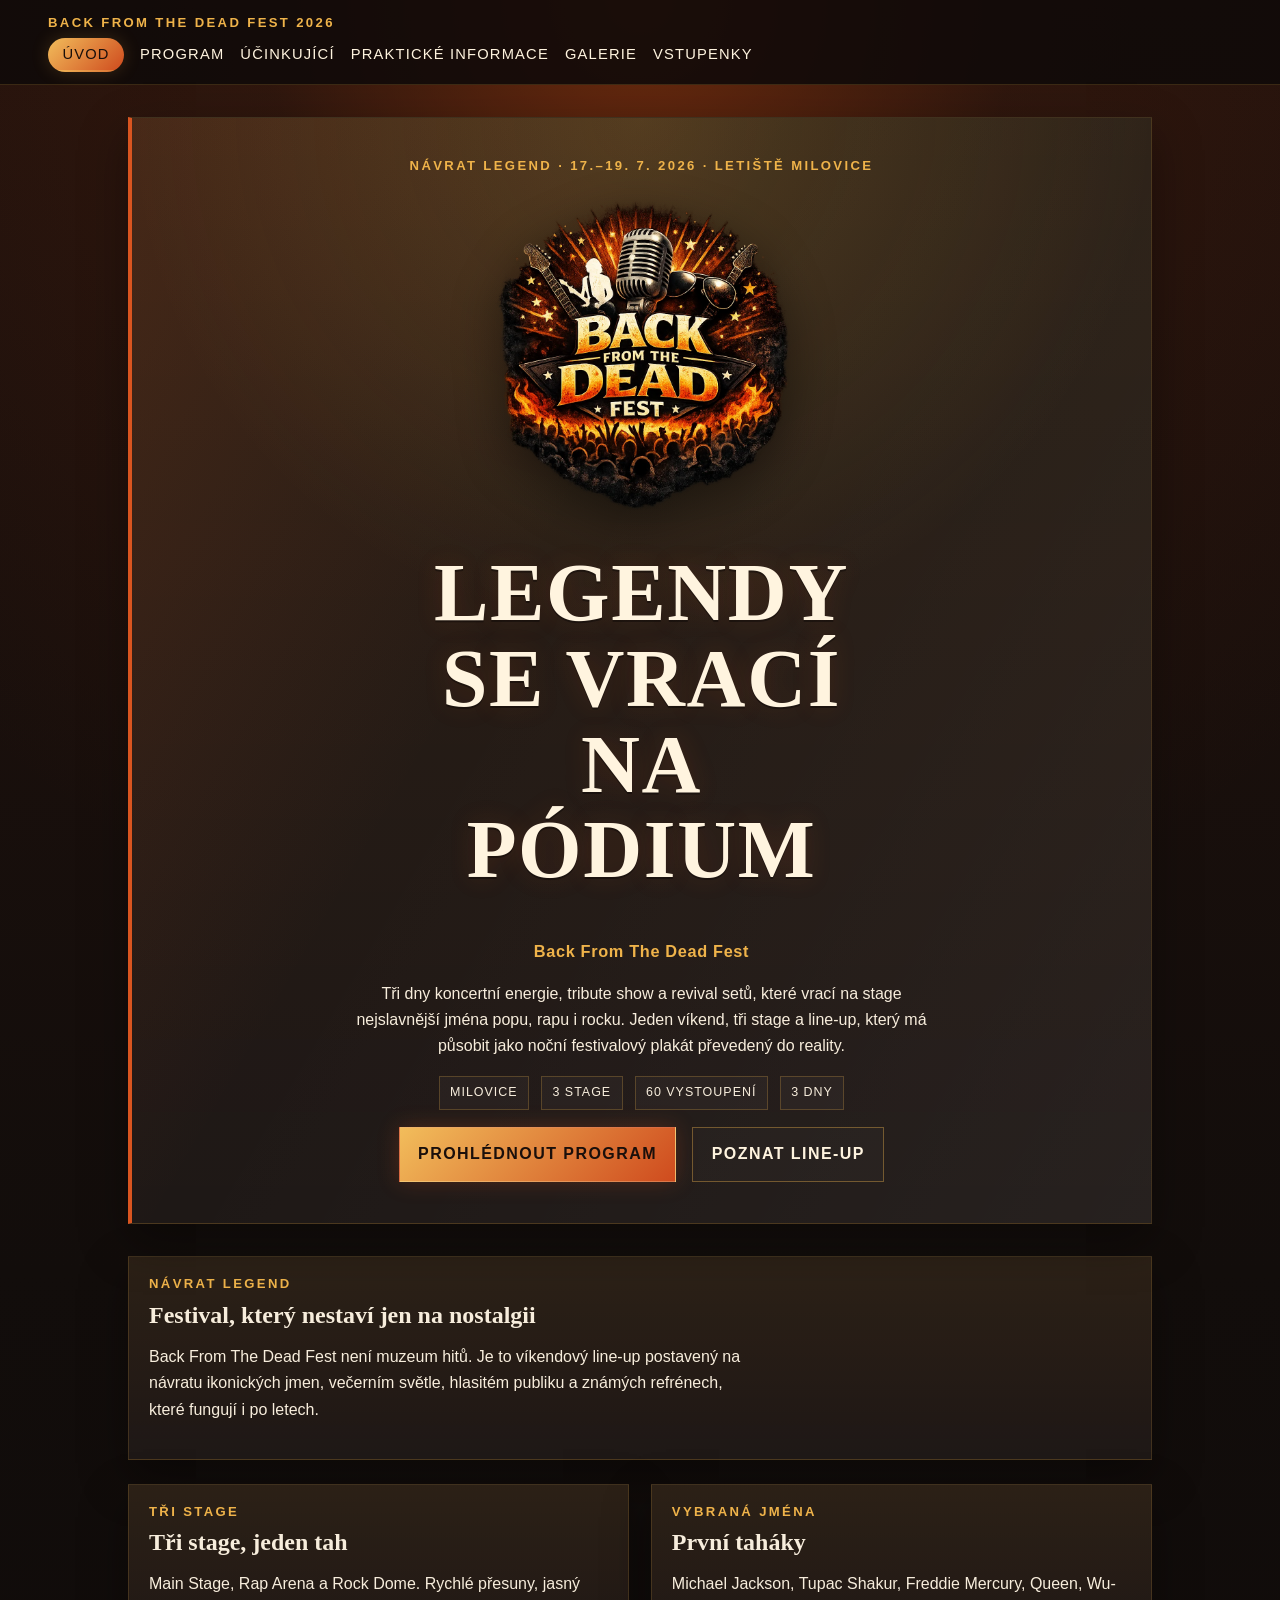
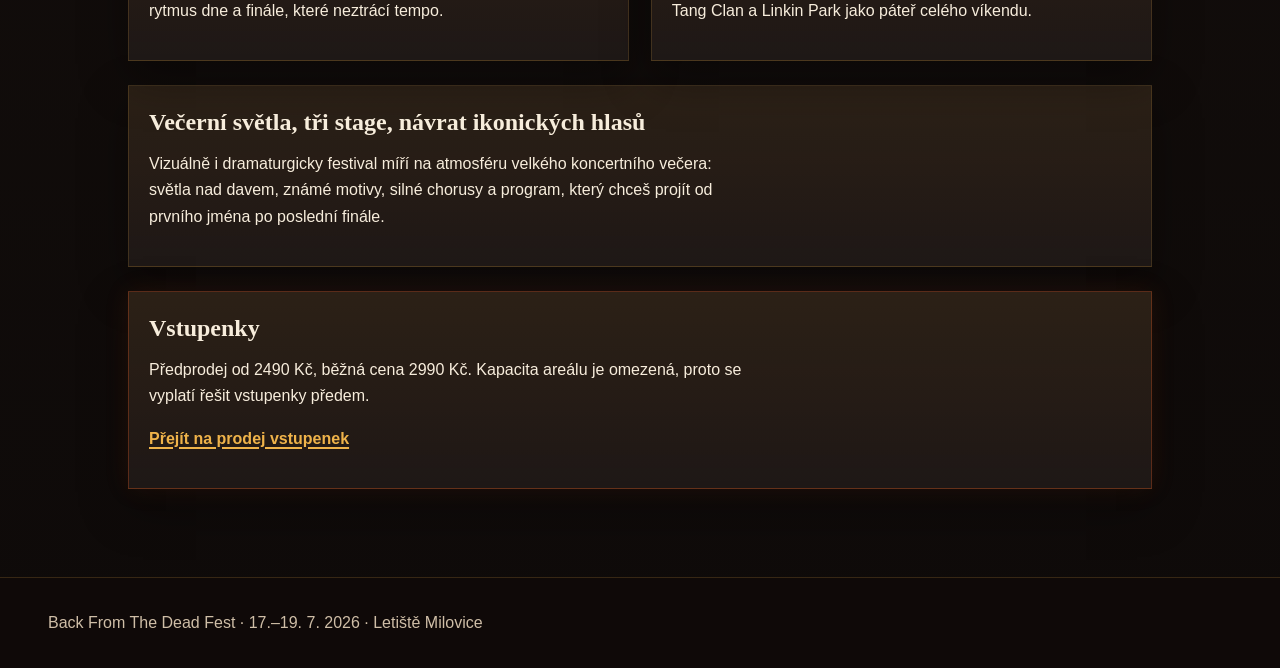
<file: web/index.html>
<!doctype html>
<html lang="cs">
<head>
  <meta charset="utf-8">
  <meta name="viewport" content="width=device-width, initial-scale=1">
  <title>Back From The Dead Fest | Úvod</title>
  <meta name="description" content="Back From The Dead Fest je třídenní festival tribute a revival vystoupení s programem napříč popem, rapem i rockem.">
  <meta property="og:title" content="Back From The Dead Fest | Úvod">
  <meta property="og:description" content="Back From The Dead Fest je třídenní festival tribute a revival vystoupení s programem napříč popem, rapem i rockem.">
  <meta property="og:image" content="https://picsum.photos/1200/630?random=11">
  <link rel="stylesheet" href="style.css">
  <script type="application/ld+json">
    {
      "@context": "https://schema.org",
      "@type": "MusicFestival",
      "name": "Back From The Dead Fest",
      "description": "Tři dny návratů legend na pódium v areálu letiště Milovice.",
      "startDate": "2026-07-17",
      "endDate": "2026-07-19",
      "eventAttendanceMode": "https://schema.org/OfflineEventAttendanceMode",
      "image": "https://picsum.photos/1200/630?random=17",
      "location": {
        "@type": "Place",
        "name": "Letiště Milovice",
        "address": {
          "@type": "PostalAddress",
          "addressLocality": "Milovice",
          "addressCountry": "Česká republika",
          "streetAddress": "Letiště Milovice, Česká republika"
        }
      },
      "offers": {
        "@type": "Offer",
        "priceCurrency": "CZK",
        "lowPrice": 2490,
        "highPrice": 2990,
        "url": "https://example.com/back-from-the-dead-fest/tickets"
      }
    }
  </script>
</head>
<body>
  <header class="site-header">
    <p class="eyebrow">Back From The Dead Fest 2026</p>
    <nav class="site-nav" aria-label="Hlavní navigace">
      <ul>
        <li><a href="index.html" aria-current="page">Úvod</a></li>
        <li><a href="program.html">Program</a></li>
        <li><a href="performers.html">Účinkující</a></li>
        <li><a href="practical.html">Praktické informace</a></li>
        <li><a href="gallery.html">Galerie</a></li>
        <li><a href="tickets.html">Vstupenky</a></li>
      </ul>
    </nav>
  </header>

  <main>
    <section class="hero">
      <p class="eyebrow">Návrat legend · 17.–19. 7. 2026 · Letiště Milovice</p>
      <img class="hero-logo" src="festival-logo.webp" alt="Oficiální logo festivalu Back From The Dead Fest">
      <h1>Legendy se vrací na pódium</h1>
      <p class="hero-tagline">Back From The Dead Fest</p>
      <p>
        Tři dny koncertní energie, tribute show a revival setů, které vrací na stage
        nejslavnější jména popu, rapu i rocku. Jeden víkend, tři stage a line-up,
        který má působit jako noční festivalový plakát převedený do reality.
      </p>
      <ul class="hero-facts">
        <li>Milovice</li>
        <li>3 stage</li>
        <li>60 vystoupení</li>
        <li>3 dny</li>
      </ul>
      <div class="cta-row">
        <a class="button" href="program.html">Prohlédnout program</a>
        <a class="button-secondary" href="performers.html">Poznat line-up</a>
      </div>
    </section>

    <div>
      <article class="card card-lead">
        <p class="eyebrow">Návrat legend</p>
        <h2>Festival, který nestaví jen na nostalgii</h2>
        <p>
          Back From The Dead Fest není muzeum hitů. Je to víkendový line-up postavený na
          návratu ikonických jmen, večerním světle, hlasitém publiku a známých refrénech,
          které fungují i po letech.
        </p>
      </article>
    </div>

    <div class="grid">
      <article class="card">
        <p class="eyebrow">Tři stage</p>
        <h2>Tři stage, jeden tah</h2>
        <p>Main Stage, Rap Arena a Rock Dome. Rychlé přesuny, jasný rytmus dne a finále, které neztrácí tempo.</p>
      </article>
      <article class="card">
        <p class="eyebrow">Vybraná jména</p>
        <h2>První taháky</h2>
        <p>Michael Jackson, Tupac Shakur, Freddie Mercury, Queen, Wu-Tang Clan a Linkin Park jako páteř celého víkendu.</p>
      </article>
    </div>

    <div>
      <article class="card">
        <h2>Večerní světla, tři stage, návrat ikonických hlasů</h2>
        <p>
          Vizuálně i dramaturgicky festival míří na atmosféru velkého koncertního večera:
          světla nad davem, známé motivy, silné chorusy a program, který chceš projít od prvního jména po poslední finále.
        </p>
      </article>
    </div>

    <aside class="ticket-card">
      <h2>Vstupenky</h2>
      <p>Předprodej od 2490 Kč, běžná cena 2990 Kč. Kapacita areálu je omezená, proto se vyplatí řešit vstupenky předem.</p>
      <p><a href="tickets.html">Přejít na prodej vstupenek</a></p>
    </aside>
  </main>

  <footer class="site-footer">
    <p>Back From The Dead Fest · 17.–19. 7. 2026 · Letiště Milovice</p>
  </footer>
</body>
</html>
</file>
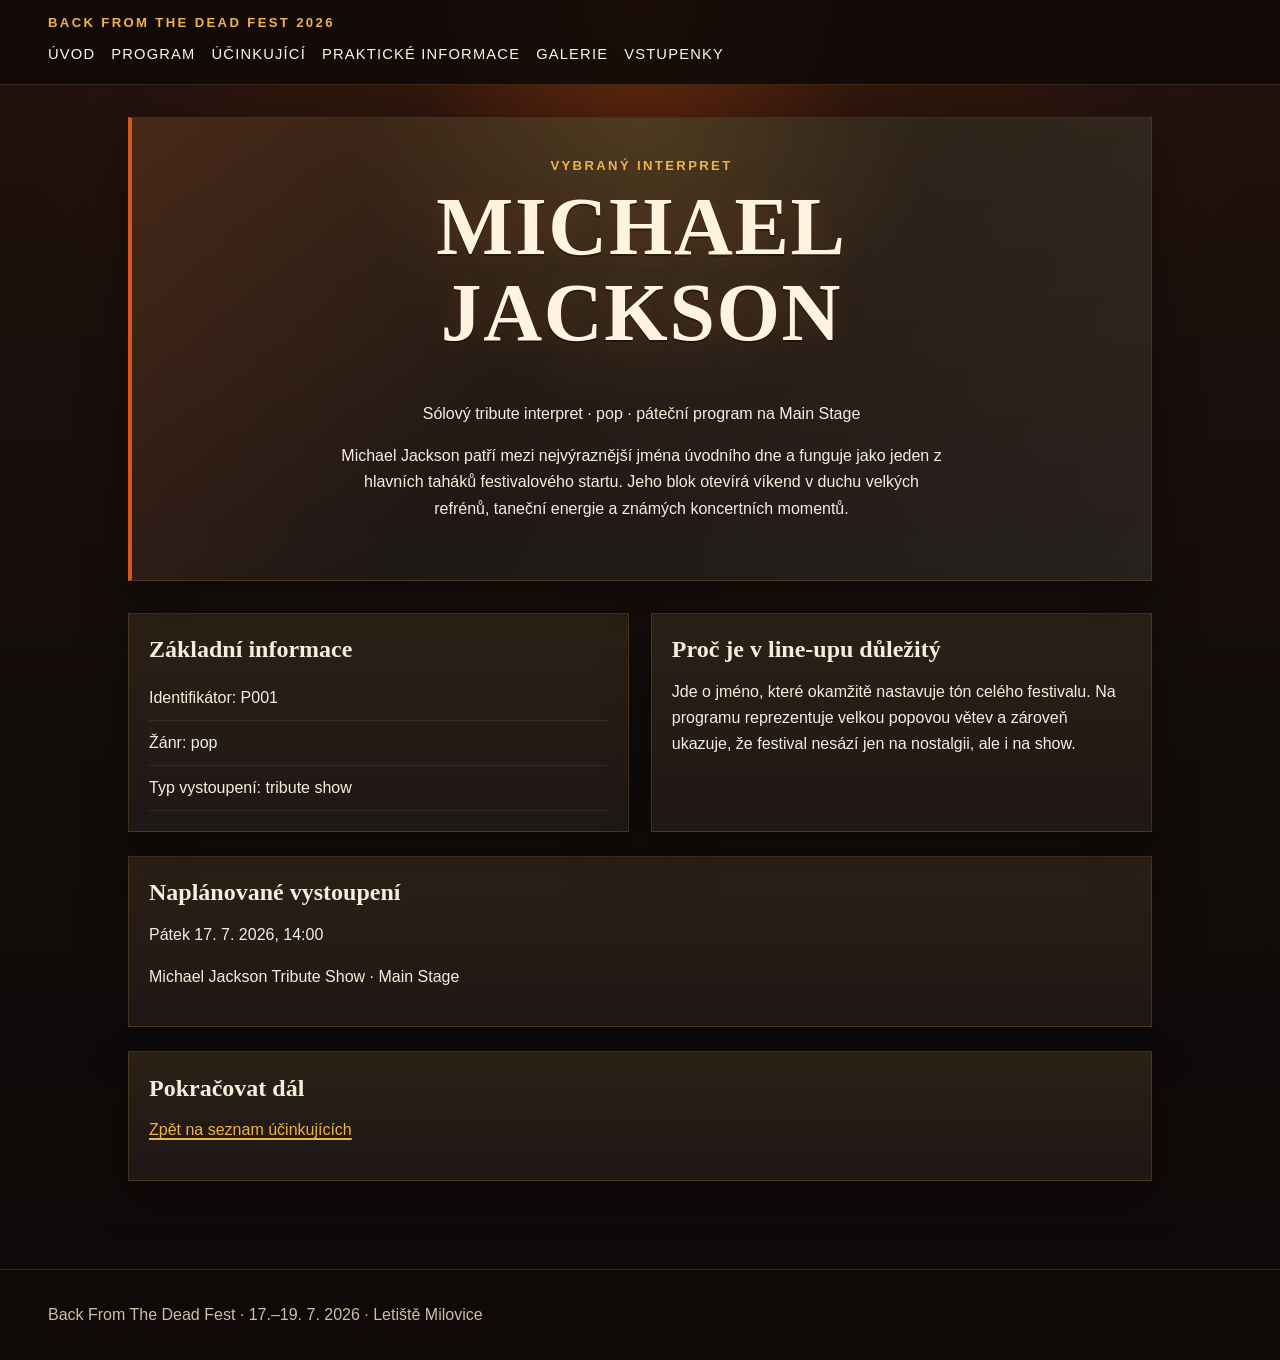
<file: web/performer-detail.html>
<!doctype html>
<html lang="cs">
<head>
  <meta charset="utf-8">
  <meta name="viewport" content="width=device-width, initial-scale=1">
  <title>Back From The Dead Fest | Detail interpreta</title>
  <meta name="description" content="Profil interpreta Michaela Jacksona v rámci festivalového programu Back From The Dead Fest.">
  <meta property="og:title" content="Back From The Dead Fest | Detail interpreta">
  <meta property="og:description" content="Profil interpreta Michaela Jacksona v rámci festivalového programu Back From The Dead Fest.">
  <meta property="og:image" content="https://picsum.photos/1200/630?random=41">
  <link rel="stylesheet" href="style.css">
</head>
<body>
  <header class="site-header">
    <p class="eyebrow">Back From The Dead Fest 2026</p>
    <nav class="site-nav" aria-label="Hlavní navigace">
      <ul>
        <li><a href="index.html">Úvod</a></li>
        <li><a href="program.html">Program</a></li>
        <li><a href="performers.html">Účinkující</a></li>
        <li><a href="practical.html">Praktické informace</a></li>
        <li><a href="gallery.html">Galerie</a></li>
        <li><a href="tickets.html">Vstupenky</a></li>
      </ul>
    </nav>
  </header>

  <main>
    <section class="hero" id="sample-detail">
      <p class="eyebrow">Vybraný interpret</p>
      <h1>Michael Jackson</h1>
      <p>Sólový tribute interpret · pop · páteční program na Main Stage</p>
      <p>
        Michael Jackson patří mezi nejvýraznější jména úvodního dne a funguje jako jeden
        z hlavních taháků festivalového startu. Jeho blok otevírá víkend v duchu velkých refrénů,
        taneční energie a známých koncertních momentů.
      </p>
    </section>

    <div class="grid">
      <article class="card">
        <h2>Základní informace</h2>
        <ul class="stat-list">
          <li>Identifikátor: P001</li>
          <li>Žánr: pop</li>
          <li>Typ vystoupení: tribute show</li>
        </ul>
      </article>
      <article class="card">
        <h2>Proč je v line-upu důležitý</h2>
        <p>
          Jde o jméno, které okamžitě nastavuje tón celého festivalu. Na programu reprezentuje
          velkou popovou větev a zároveň ukazuje, že festival nesází jen na nostalgii, ale i na show.
        </p>
      </article>
    </div>

    <div>
      <article class="card">
        <h2>Naplánované vystoupení</h2>
        <p><time datetime="2026-07-17T14:00:00">Pátek 17. 7. 2026, 14:00</time></p>
        <p>Michael Jackson Tribute Show · Main Stage</p>
      </article>
    </div>

    <aside>
      <h2>Pokračovat dál</h2>
      <p><a href="performers.html">Zpět na seznam účinkujících</a></p>
    </aside>
  </main>

  <footer class="site-footer">
    <p>Back From The Dead Fest · 17.–19. 7. 2026 · Letiště Milovice</p>
  </footer>
</body>
</html>
</file>
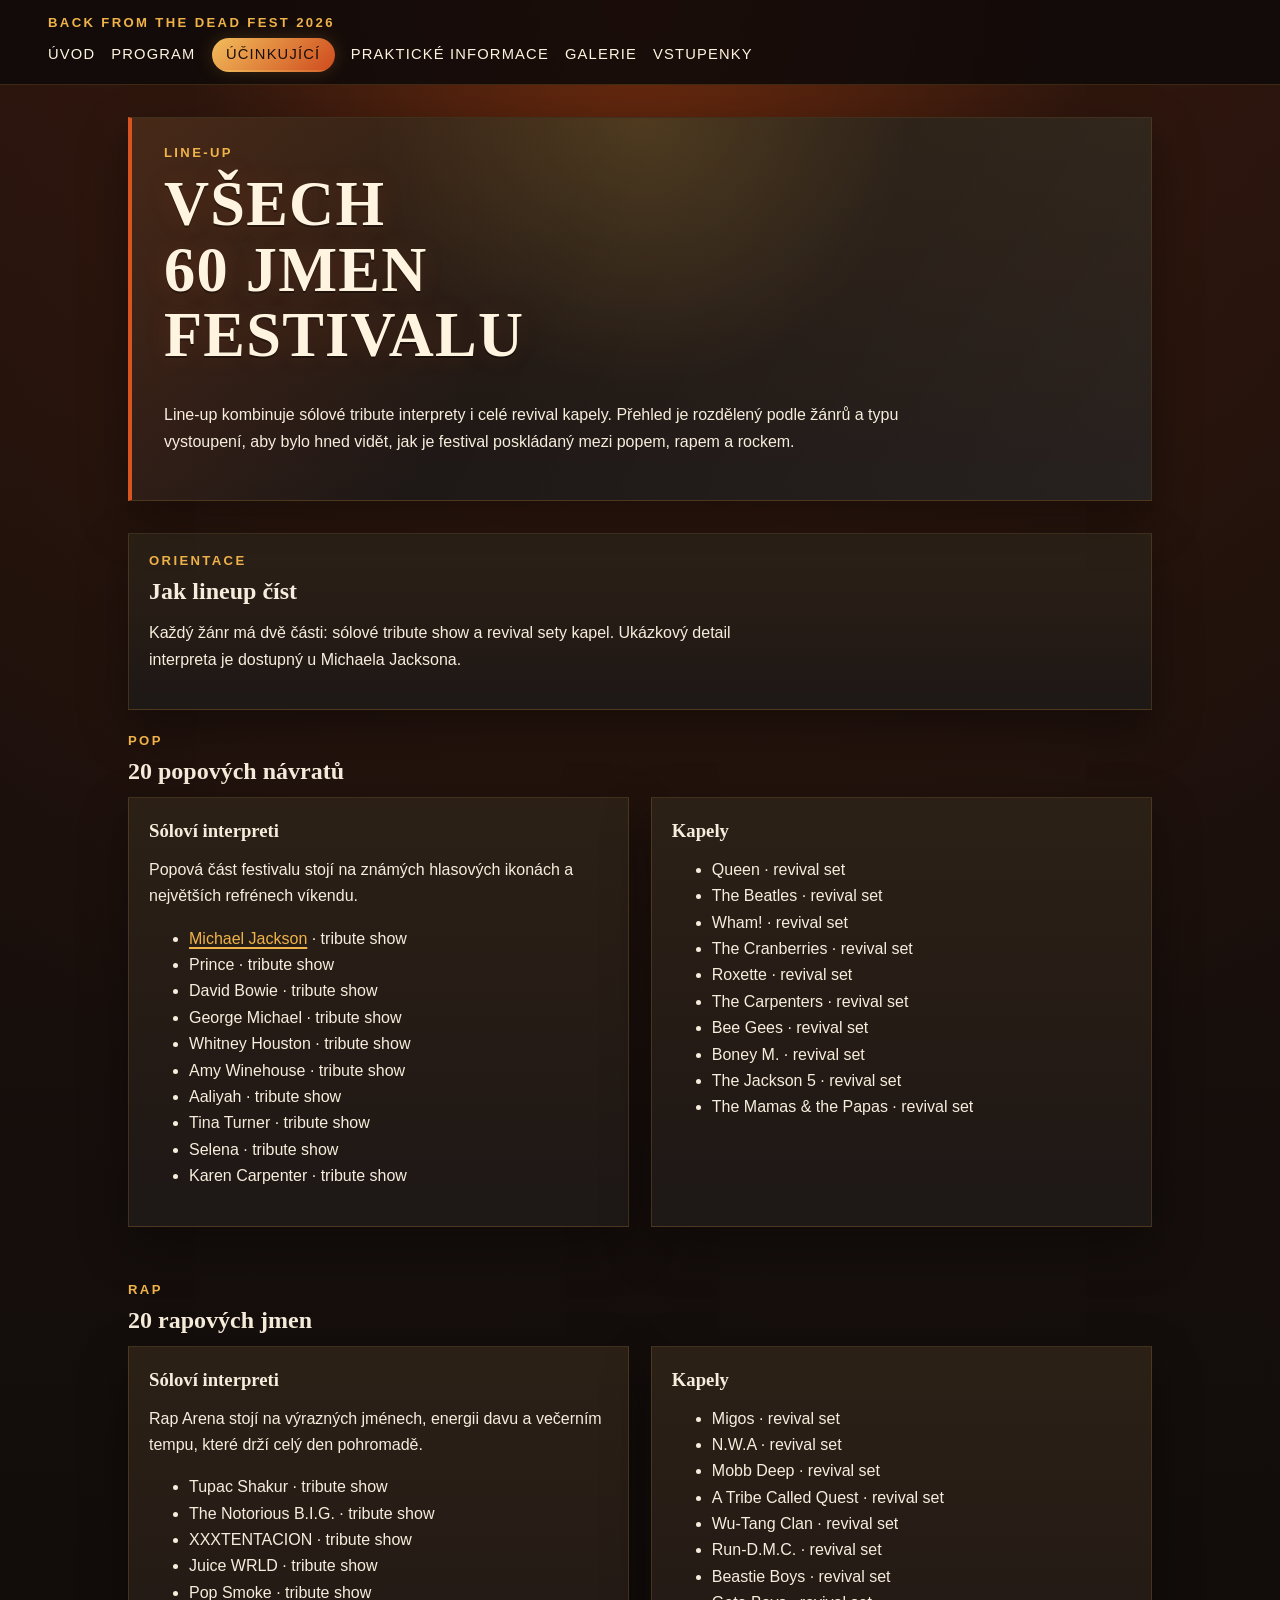
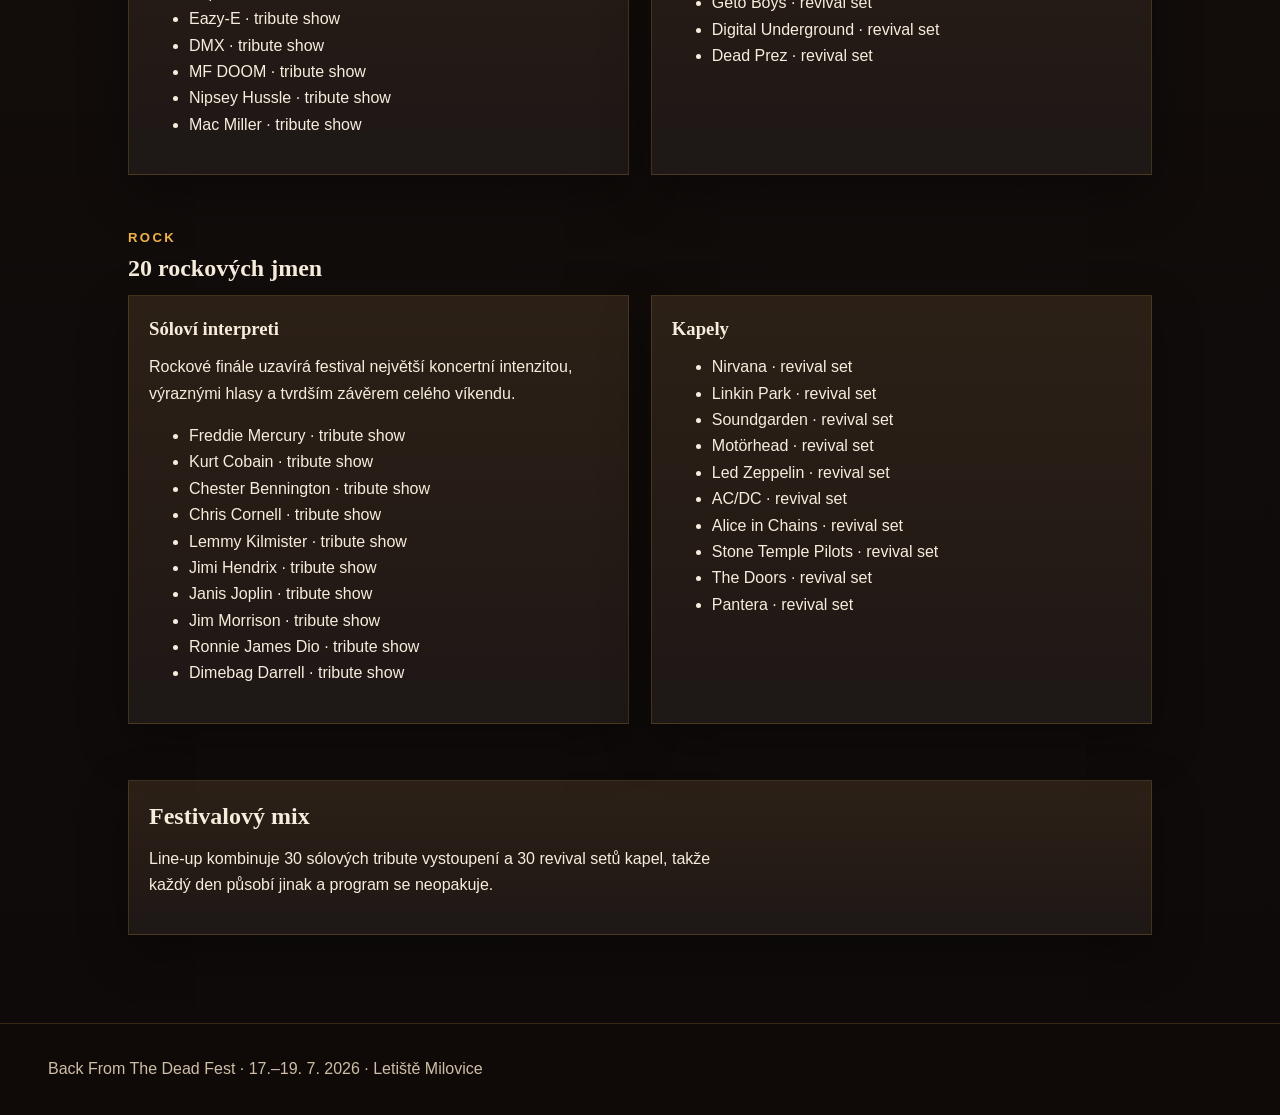
<file: web/performers.html>
<!doctype html>
<html lang="cs">
<head>
  <meta charset="utf-8">
  <meta name="viewport" content="width=device-width, initial-scale=1">
  <title>Back From The Dead Fest | Účinkující</title>
  <meta name="description" content="Přehled všech 60 účinkujících festivalu Back From The Dead Fest rozdělený podle žánrů a typu vystoupení.">
  <meta property="og:title" content="Back From The Dead Fest | Účinkující">
  <meta property="og:description" content="Přehled všech 60 účinkujících festivalu Back From The Dead Fest rozdělený podle žánrů a typu vystoupení.">
  <meta property="og:image" content="https://picsum.photos/1200/630?random=31">
  <link rel="stylesheet" href="style.css">
</head>
<body>
  <header class="site-header">
    <p class="eyebrow">Back From The Dead Fest 2026</p>
    <nav class="site-nav" aria-label="Hlavní navigace">
      <ul>
        <li><a href="index.html">Úvod</a></li>
        <li><a href="program.html">Program</a></li>
        <li><a href="performers.html" aria-current="page">Účinkující</a></li>
        <li><a href="practical.html">Praktické informace</a></li>
        <li><a href="gallery.html">Galerie</a></li>
        <li><a href="tickets.html">Vstupenky</a></li>
      </ul>
    </nav>
  </header>

  <main>
    <section class="hero hero-compact">
      <p class="eyebrow">Line-up</p>
      <h1>Všech 60 jmen festivalu</h1>
      <p>
        Line-up kombinuje sólové tribute interprety i celé revival kapely. Přehled je
        rozdělený podle žánrů a typu vystoupení, aby bylo hned vidět, jak je festival
        poskládaný mezi popem, rapem a rockem.
      </p>
    </section>

    <section class="card">
      <p class="eyebrow">Orientace</p>
      <h2>Jak lineup číst</h2>
      <p>Každý žánr má dvě části: sólové tribute show a revival sety kapel. Ukázkový detail interpreta je dostupný u Michaela Jacksona.</p>
    </section>

    <section>
      <p class="eyebrow">Pop</p>
      <h2>20 popových návratů</h2>
      <div class="grid">
        <article class="card">
          <h3>Sóloví interpreti</h3>
          <p>Popová část festivalu stojí na známých hlasových ikonách a největších refrénech víkendu.</p>
          <ul>
            <li id="p001"><a href="performer-detail.html">Michael Jackson</a> · tribute show</li>
            <li id="p002">Prince · tribute show</li>
            <li id="p003">David Bowie · tribute show</li>
            <li id="p004">George Michael · tribute show</li>
            <li id="p005">Whitney Houston · tribute show</li>
            <li id="p006">Amy Winehouse · tribute show</li>
            <li id="p007">Aaliyah · tribute show</li>
            <li id="p008">Tina Turner · tribute show</li>
            <li id="p009">Selena · tribute show</li>
            <li id="p010">Karen Carpenter · tribute show</li>
          </ul>
        </article>
        <article class="card">
          <h3>Kapely</h3>
          <ul>
            <li id="p011">Queen · revival set</li>
            <li id="p012">The Beatles · revival set</li>
            <li id="p013">Wham! · revival set</li>
            <li id="p014">The Cranberries · revival set</li>
            <li id="p015">Roxette · revival set</li>
            <li id="p016">The Carpenters · revival set</li>
            <li id="p017">Bee Gees · revival set</li>
            <li id="p018">Boney M. · revival set</li>
            <li id="p019">The Jackson 5 · revival set</li>
            <li id="p020">The Mamas &amp; the Papas · revival set</li>
          </ul>
        </article>
      </div>
    </section>

    <section>
      <p class="eyebrow">Rap</p>
      <h2>20 rapových jmen</h2>
      <div class="grid">
        <article class="card">
          <h3>Sóloví interpreti</h3>
          <p>Rap Arena stojí na výrazných jménech, energii davu a večerním tempu, které drží celý den pohromadě.</p>
          <ul>
            <li id="p021">Tupac Shakur · tribute show</li>
            <li id="p022">The Notorious B.I.G. · tribute show</li>
            <li id="p023">XXXTENTACION · tribute show</li>
            <li id="p024">Juice WRLD · tribute show</li>
            <li id="p025">Pop Smoke · tribute show</li>
            <li id="p026">Eazy-E · tribute show</li>
            <li id="p027">DMX · tribute show</li>
            <li id="p028">MF DOOM · tribute show</li>
            <li id="p029">Nipsey Hussle · tribute show</li>
            <li id="p030">Mac Miller · tribute show</li>
          </ul>
        </article>
        <article class="card">
          <h3>Kapely</h3>
          <ul>
            <li id="p031">Migos · revival set</li>
            <li id="p032">N.W.A · revival set</li>
            <li id="p033">Mobb Deep · revival set</li>
            <li id="p034">A Tribe Called Quest · revival set</li>
            <li id="p035">Wu-Tang Clan · revival set</li>
            <li id="p036">Run-D.M.C. · revival set</li>
            <li id="p037">Beastie Boys · revival set</li>
            <li id="p038">Geto Boys · revival set</li>
            <li id="p039">Digital Underground · revival set</li>
            <li id="p040">Dead Prez · revival set</li>
          </ul>
        </article>
      </div>
    </section>

    <section>
      <p class="eyebrow">Rock</p>
      <h2>20 rockových jmen</h2>
      <div class="grid">
        <article class="card">
          <h3>Sóloví interpreti</h3>
          <p>Rockové finále uzavírá festival největší koncertní intenzitou, výraznými hlasy a tvrdším závěrem celého víkendu.</p>
          <ul>
            <li id="p041">Freddie Mercury · tribute show</li>
            <li id="p042">Kurt Cobain · tribute show</li>
            <li id="p043">Chester Bennington · tribute show</li>
            <li id="p044">Chris Cornell · tribute show</li>
            <li id="p045">Lemmy Kilmister · tribute show</li>
            <li id="p046">Jimi Hendrix · tribute show</li>
            <li id="p047">Janis Joplin · tribute show</li>
            <li id="p048">Jim Morrison · tribute show</li>
            <li id="p049">Ronnie James Dio · tribute show</li>
            <li id="p050">Dimebag Darrell · tribute show</li>
          </ul>
        </article>
        <article class="card">
          <h3>Kapely</h3>
          <ul>
            <li id="p051">Nirvana · revival set</li>
            <li id="p052">Linkin Park · revival set</li>
            <li id="p053">Soundgarden · revival set</li>
            <li id="p054">Motörhead · revival set</li>
            <li id="p055">Led Zeppelin · revival set</li>
            <li id="p056">AC/DC · revival set</li>
            <li id="p057">Alice in Chains · revival set</li>
            <li id="p058">Stone Temple Pilots · revival set</li>
            <li id="p059">The Doors · revival set</li>
            <li id="p060">Pantera · revival set</li>
          </ul>
        </article>
      </div>
    </section>

    <aside>
      <h2>Festivalový mix</h2>
      <p>Line-up kombinuje 30 sólových tribute vystoupení a 30 revival setů kapel, takže každý den působí jinak a program se neopakuje.</p>
    </aside>
  </main>

  <footer class="site-footer">
    <p>Back From The Dead Fest · 17.–19. 7. 2026 · Letiště Milovice</p>
  </footer>
</body>
</html>
</file>
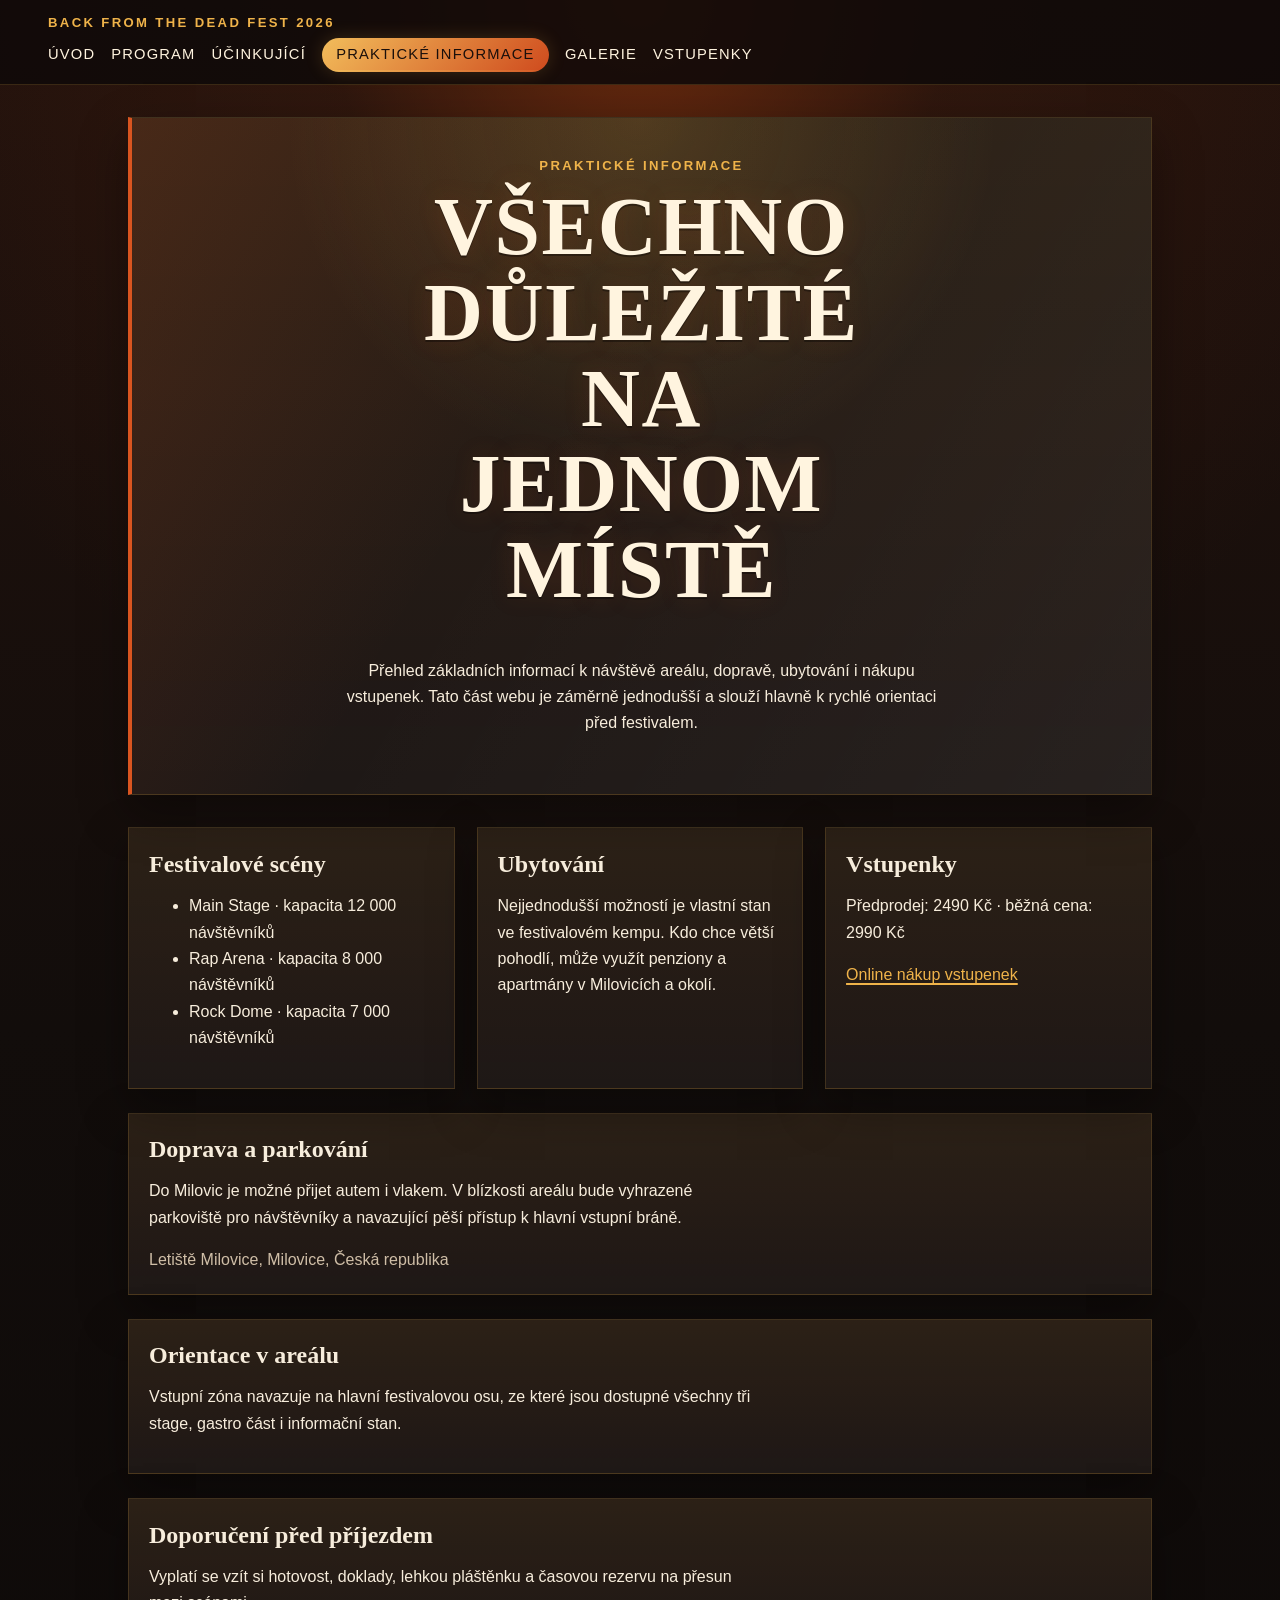
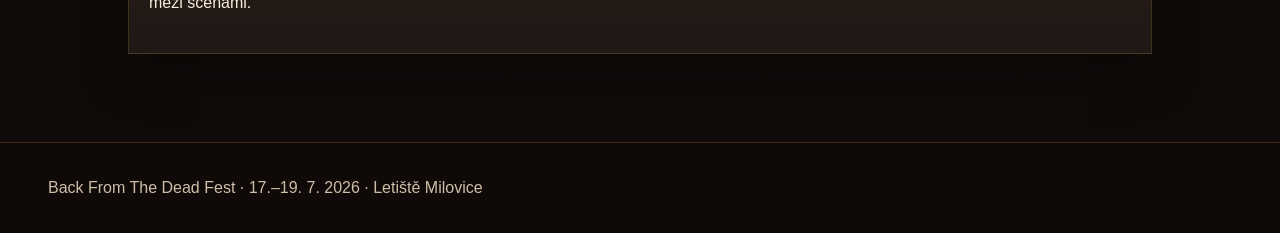
<file: web/practical.html>
<!doctype html>
<html lang="cs">
<head>
  <meta charset="utf-8">
  <meta name="viewport" content="width=device-width, initial-scale=1">
  <title>Back From The Dead Fest | Praktické informace</title>
  <meta name="description" content="Praktické informace k festivalu Back From The Dead Fest: doprava, parkování, ubytování a vstupenky.">
  <meta property="og:title" content="Back From The Dead Fest | Praktické informace">
  <meta property="og:description" content="Praktické informace k festivalu Back From The Dead Fest: doprava, parkování, ubytování a vstupenky.">
  <meta property="og:image" content="https://picsum.photos/1200/630?random=51">
  <link rel="stylesheet" href="style.css">
</head>
<body>
  <header class="site-header">
    <p class="eyebrow">Back From The Dead Fest 2026</p>
    <nav class="site-nav" aria-label="Hlavní navigace">
      <ul>
        <li><a href="index.html">Úvod</a></li>
        <li><a href="program.html">Program</a></li>
        <li><a href="performers.html">Účinkující</a></li>
        <li><a href="practical.html" aria-current="page">Praktické informace</a></li>
        <li><a href="gallery.html">Galerie</a></li>
        <li><a href="tickets.html">Vstupenky</a></li>
      </ul>
    </nav>
  </header>

  <main>
    <section class="hero">
      <p class="eyebrow">Praktické informace</p>
      <h1>Všechno důležité na jednom místě</h1>
      <p>
        Přehled základních informací k návštěvě areálu, dopravě, ubytování i nákupu vstupenek.
        Tato část webu je záměrně jednodušší a slouží hlavně k rychlé orientaci před festivalem.
      </p>
    </section>

    <div class="grid">
      <article class="card">
        <h2>Festivalové scény</h2>
        <ul>
          <li>Main Stage · kapacita 12 000 návštěvníků</li>
          <li>Rap Arena · kapacita 8 000 návštěvníků</li>
          <li>Rock Dome · kapacita 7 000 návštěvníků</li>
        </ul>
      </article>
      <article class="card">
        <h2>Ubytování</h2>
        <p>Nejjednodušší možností je vlastní stan ve festivalovém kempu. Kdo chce větší pohodlí, může využít penziony a apartmány v Milovicích a okolí.</p>
      </article>
      <article class="card">
        <h2>Vstupenky</h2>
        <p>Předprodej: 2490 Kč · běžná cena: 2990 Kč</p>
        <p><a href="tickets.html">Online nákup vstupenek</a></p>
      </article>
    </div>

    <div>
      <article class="card">
        <h2>Doprava a parkování</h2>
        <p>Do Milovic je možné přijet autem i vlakem. V blízkosti areálu bude vyhrazené parkoviště pro návštěvníky a navazující pěší přístup k hlavní vstupní bráně.</p>
        <address>Letiště Milovice, Milovice, Česká republika</address>
      </article>
    </div>

    <div>
      <article class="card">
        <h2>Orientace v areálu</h2>
        <p>Vstupní zóna navazuje na hlavní festivalovou osu, ze které jsou dostupné všechny tři stage, gastro část i informační stan.</p>
      </article>
    </div>

    <aside>
      <h2>Doporučení před příjezdem</h2>
      <p>Vyplatí se vzít si hotovost, doklady, lehkou pláštěnku a časovou rezervu na přesun mezi scénami.</p>
    </aside>
  </main>

  <footer class="site-footer">
    <p>Back From The Dead Fest · 17.–19. 7. 2026 · Letiště Milovice</p>
  </footer>
</body>
</html>
</file>
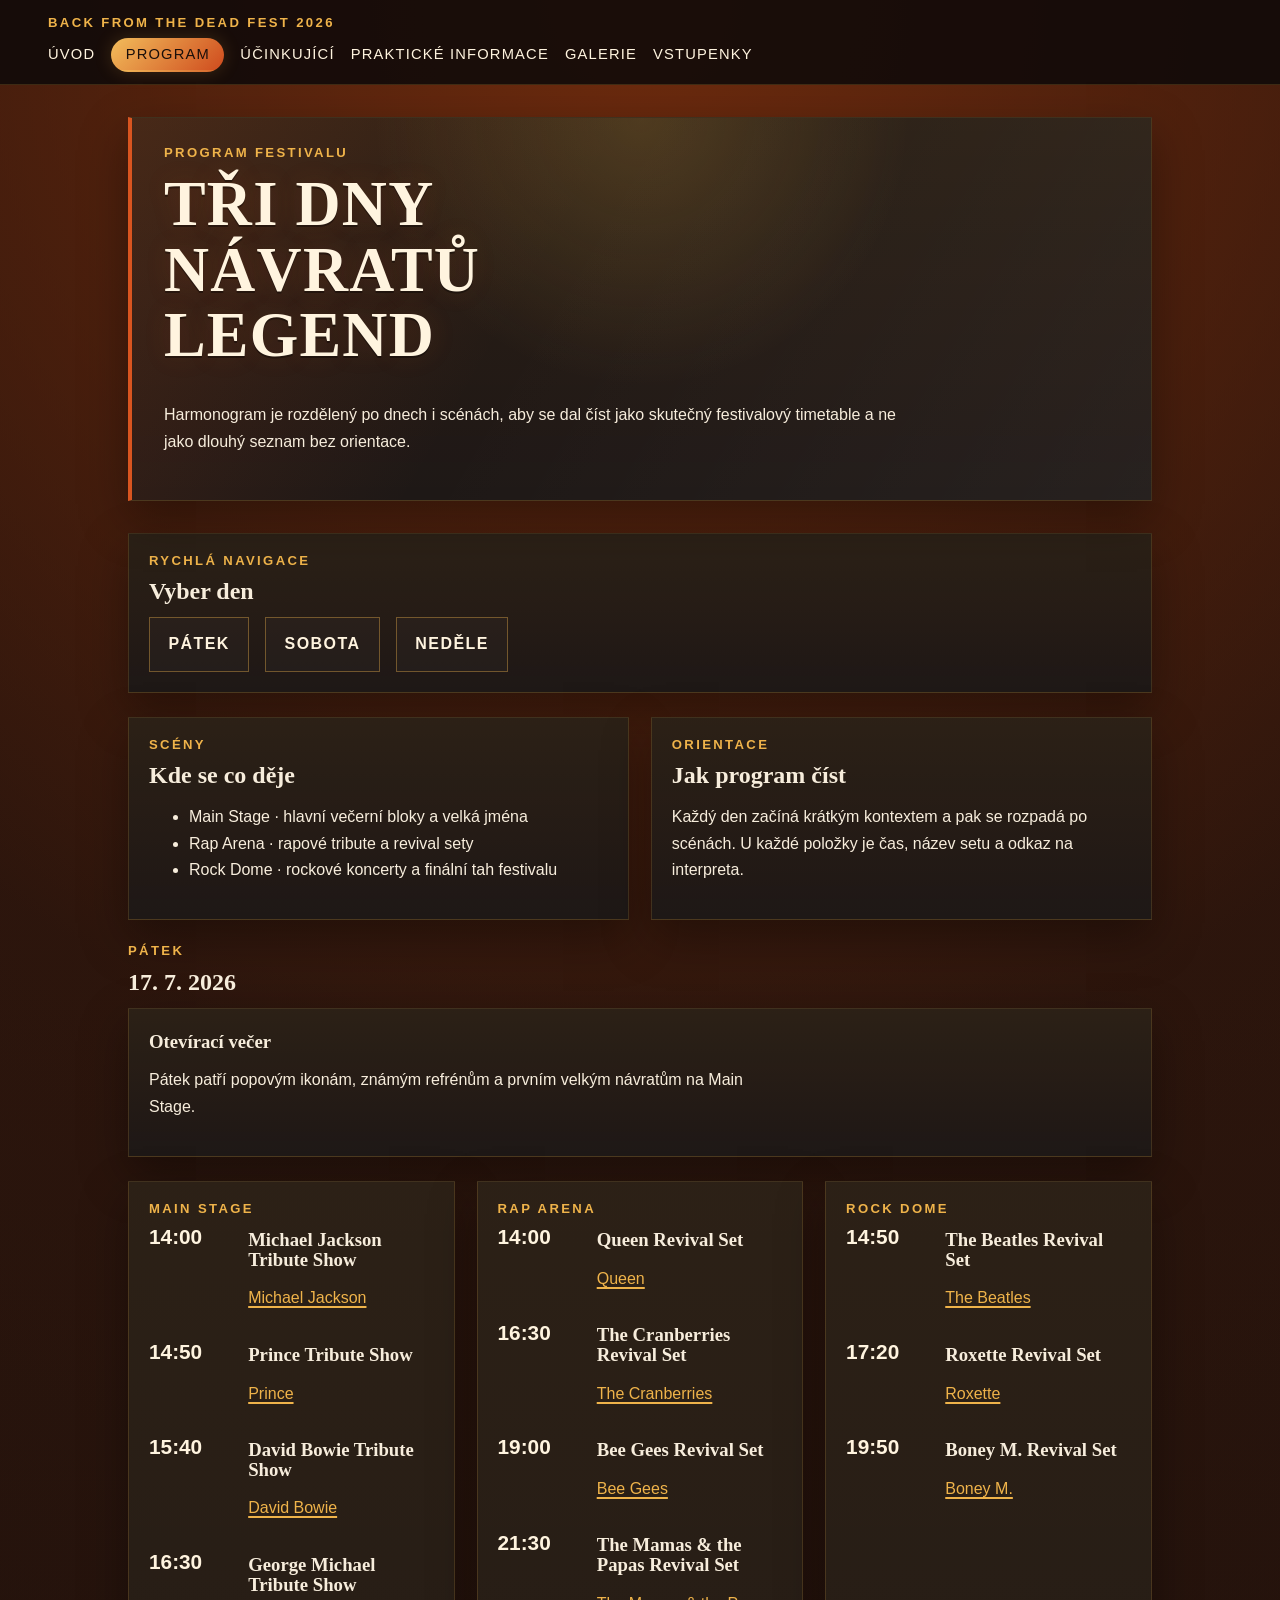
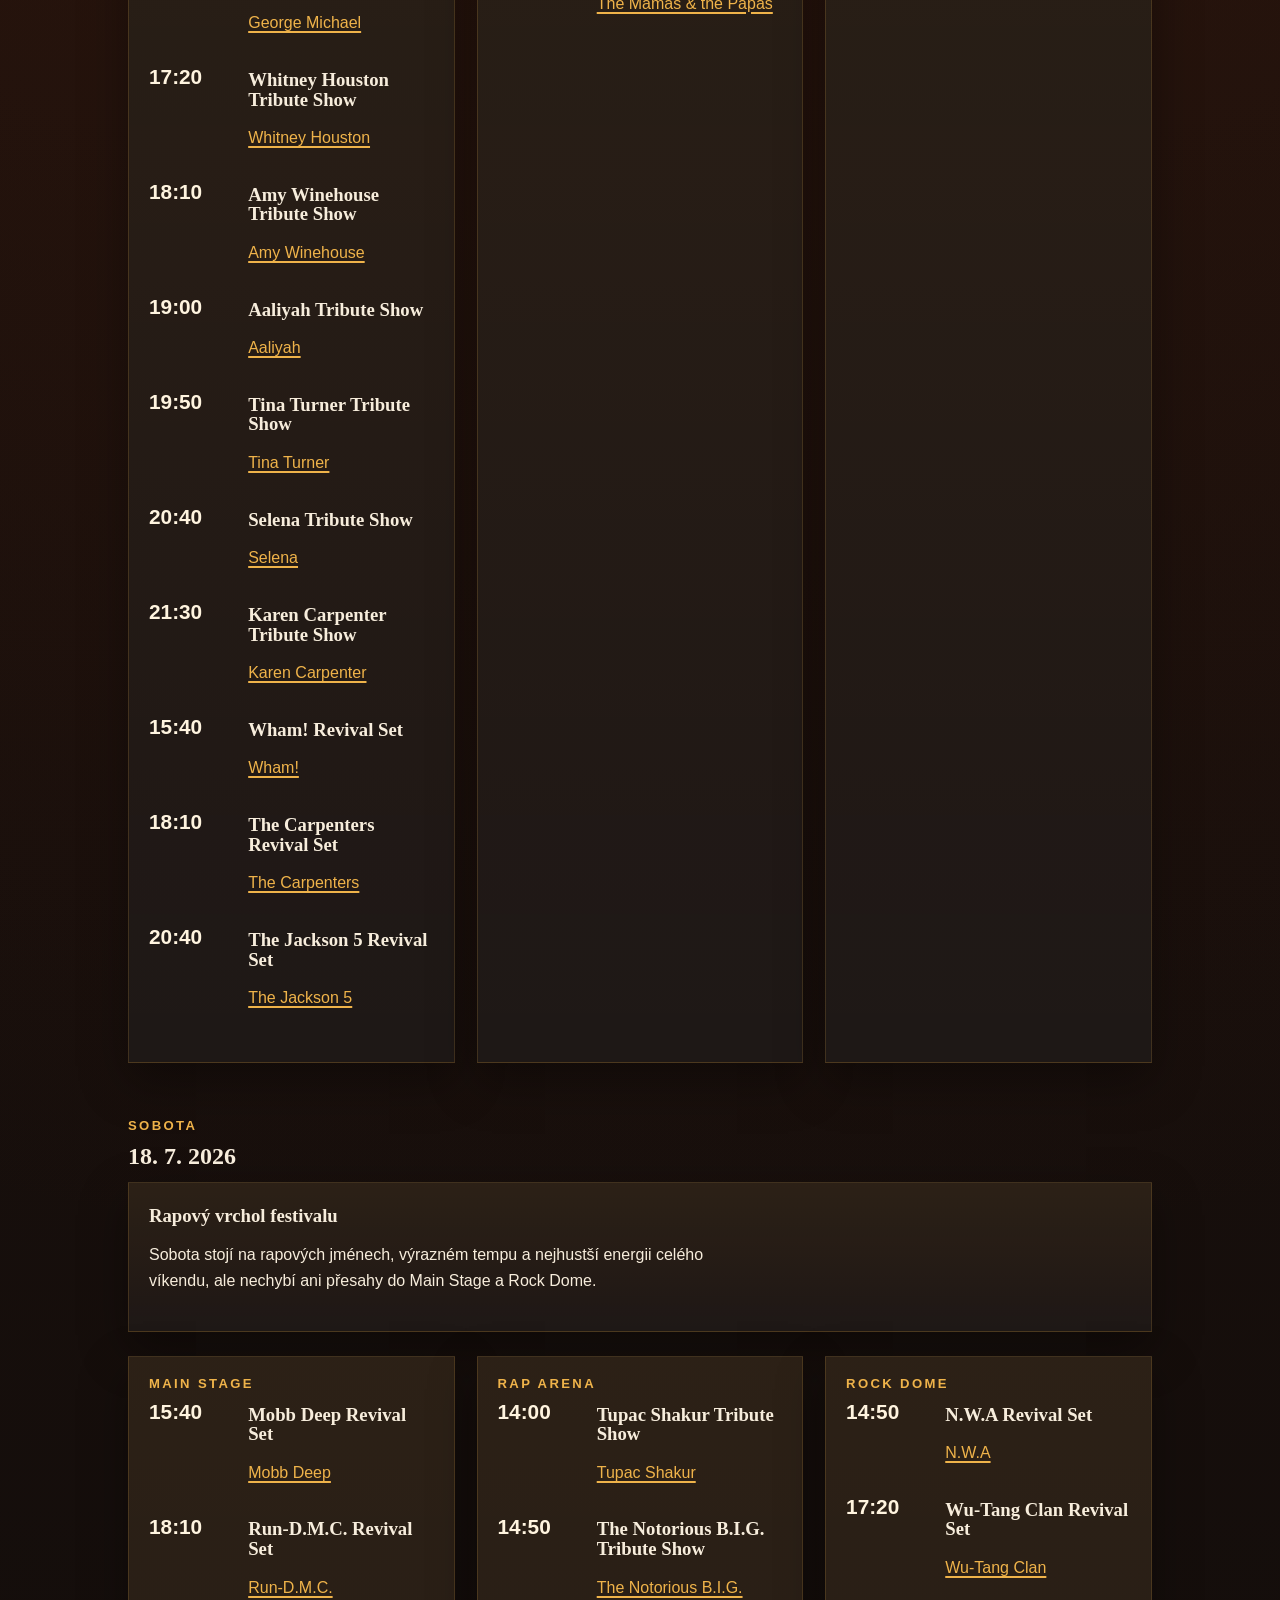
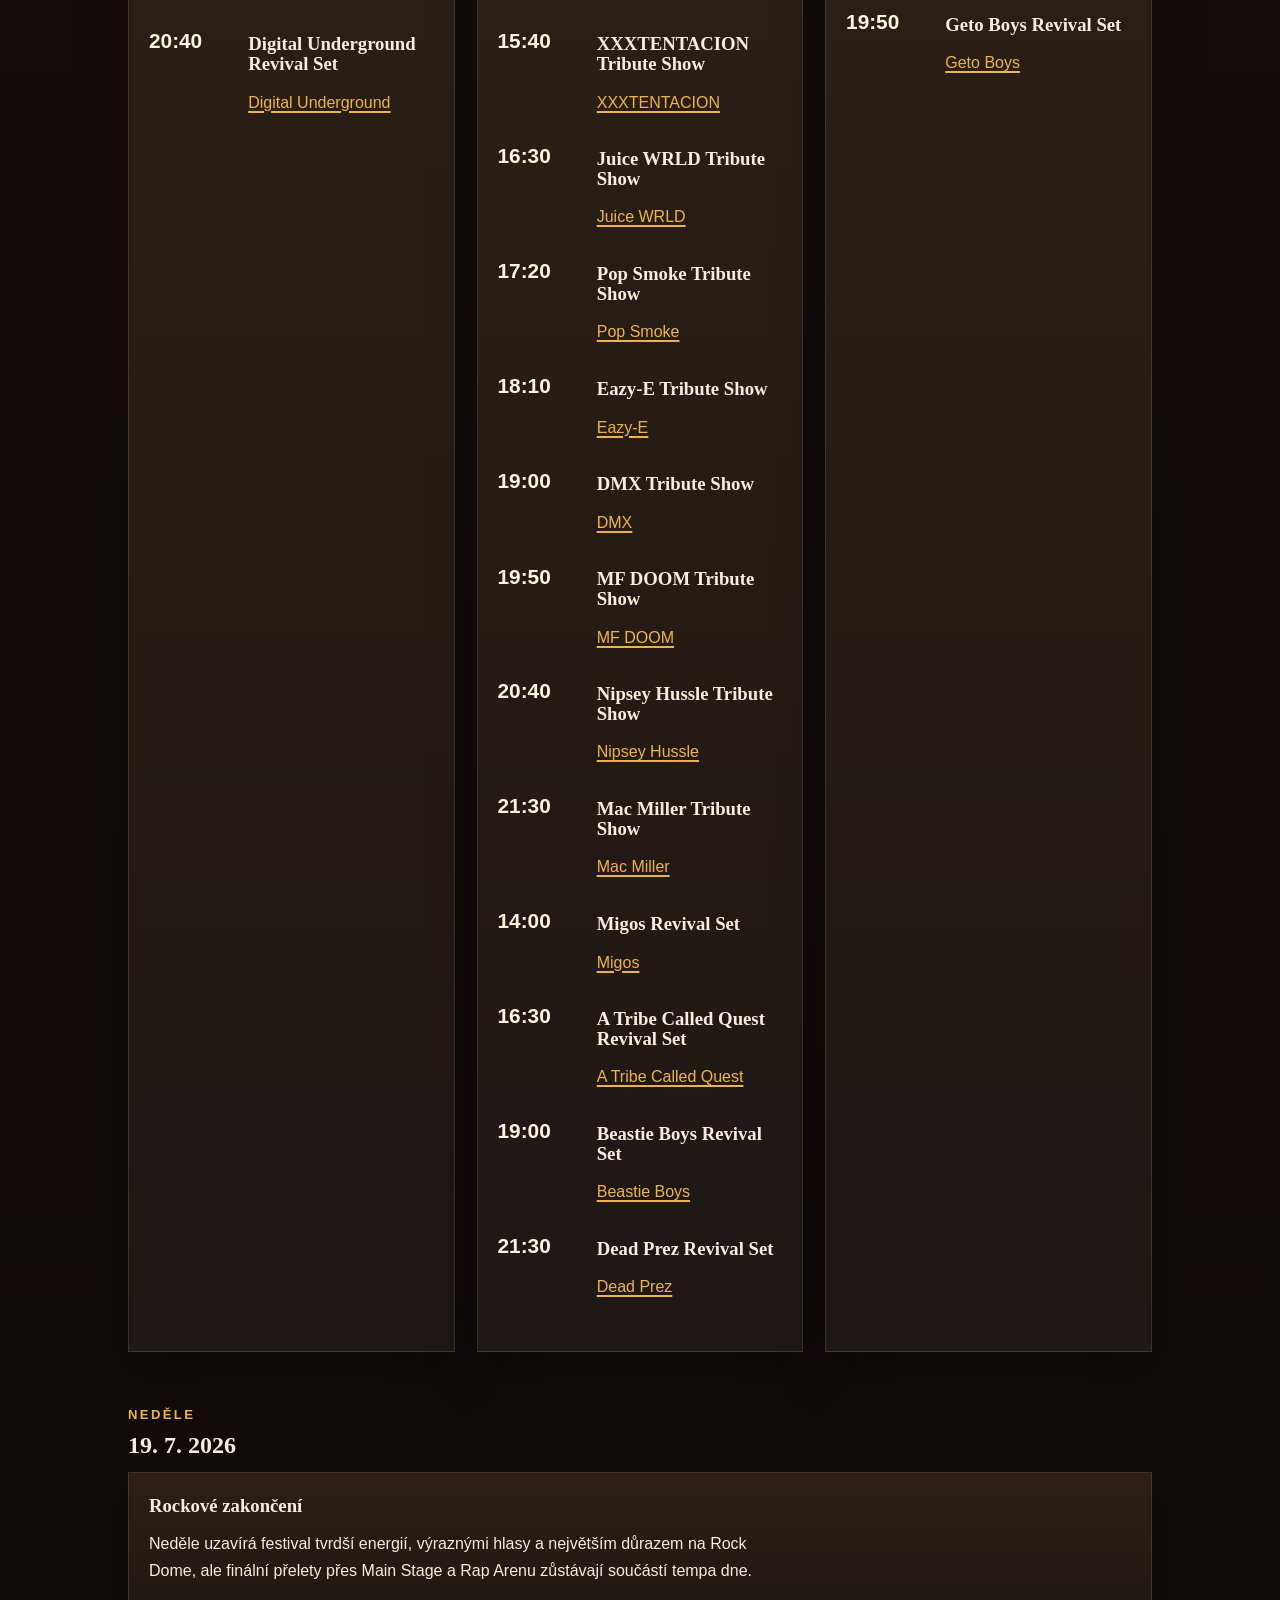
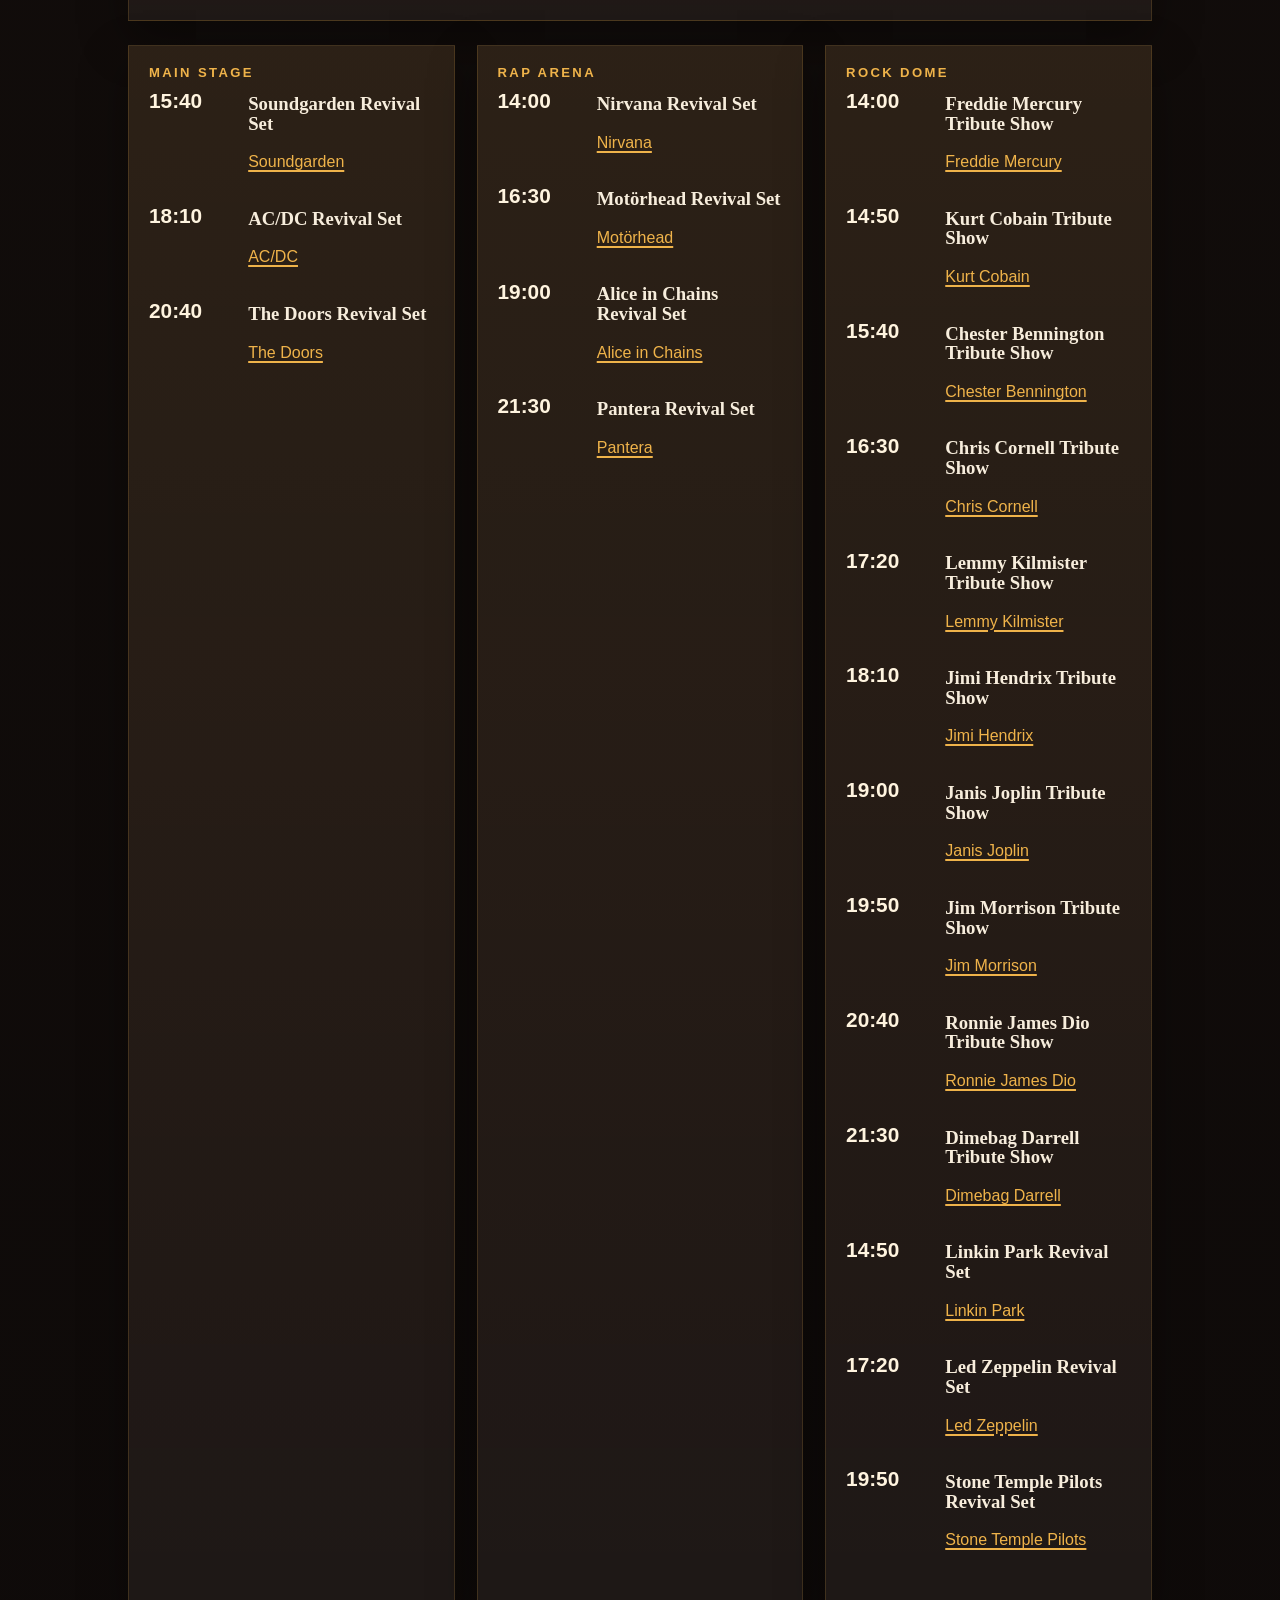
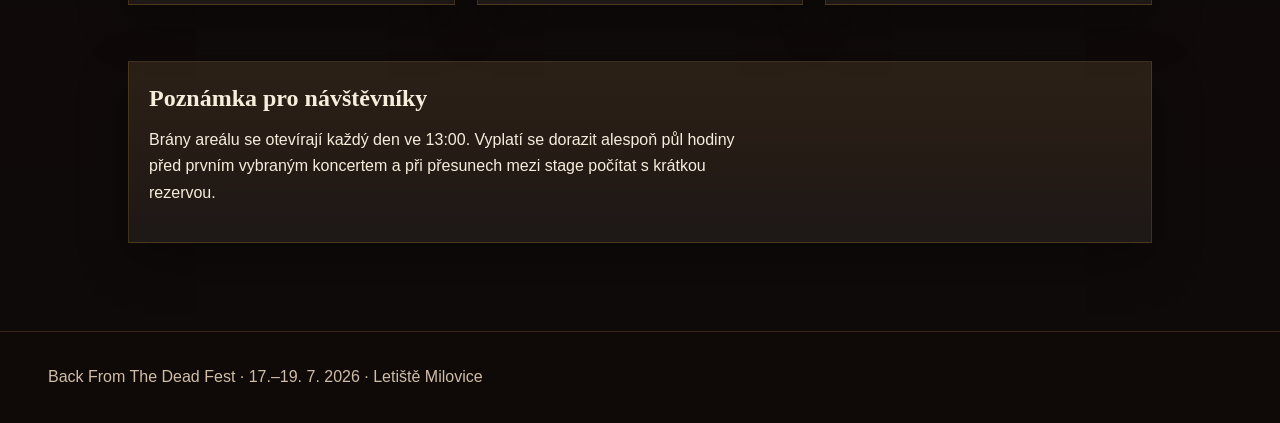
<file: web/program.html>
<!doctype html>
<html lang="cs">
<head>
  <meta charset="utf-8">
  <meta name="viewport" content="width=device-width, initial-scale=1">
  <title>Back From The Dead Fest | Program</title>
  <meta name="description" content="Program festivalu Back From The Dead Fest rozdělený po dnech, časech a jednotlivých scénách.">
  <meta property="og:title" content="Back From The Dead Fest | Program">
  <meta property="og:description" content="Program festivalu Back From The Dead Fest rozdělený po dnech, časech a jednotlivých scénách.">
  <meta property="og:image" content="https://picsum.photos/1200/630?random=21">
  <link rel="stylesheet" href="style.css">
  <script type="application/ld+json">
    [
      {
        "@context": "https://schema.org",
        "@type": "MusicEvent",
        "name": "Michael Jackson Tribute Show",
        "startDate": "2026-07-17T14:00:00",
        "performer": { "@type": "Person", "name": "Michael Jackson" },
        "location": {
          "@type": "Place",
          "name": "Main Stage",
          "address": { "@type": "PostalAddress", "addressLocality": "Milovice", "addressCountry": "Česká republika" }
        }
      },
      {
        "@context": "https://schema.org",
        "@type": "MusicEvent",
        "name": "Tupac Shakur Tribute Show",
        "startDate": "2026-07-18T14:00:00",
        "performer": { "@type": "Person", "name": "Tupac Shakur" },
        "location": {
          "@type": "Place",
          "name": "Rap Arena",
          "address": { "@type": "PostalAddress", "addressLocality": "Milovice", "addressCountry": "Česká republika" }
        }
      },
      {
        "@context": "https://schema.org",
        "@type": "MusicEvent",
        "name": "Freddie Mercury Tribute Show",
        "startDate": "2026-07-19T14:00:00",
        "performer": { "@type": "Person", "name": "Freddie Mercury" },
        "location": {
          "@type": "Place",
          "name": "Rock Dome",
          "address": { "@type": "PostalAddress", "addressLocality": "Milovice", "addressCountry": "Česká republika" }
        }
      }
    ]
  </script>
</head>
<body>
  <header class="site-header">
    <p class="eyebrow">Back From The Dead Fest 2026</p>
    <nav class="site-nav" aria-label="Hlavní navigace">
      <ul>
        <li><a href="index.html">Úvod</a></li>
        <li><a href="program.html" aria-current="page">Program</a></li>
        <li><a href="performers.html">Účinkující</a></li>
        <li><a href="practical.html">Praktické informace</a></li>
        <li><a href="gallery.html">Galerie</a></li>
        <li><a href="tickets.html">Vstupenky</a></li>
      </ul>
    </nav>
  </header>

  <main>
    <section class="hero hero-compact">
      <p class="eyebrow">Program festivalu</p>
      <h1>Tři dny návratů legend</h1>
      <p>Harmonogram je rozdělený po dnech i scénách, aby se dal číst jako skutečný festivalový timetable a ne jako dlouhý seznam bez orientace.</p>
    </section>

    <section class="card">
      <p class="eyebrow">Rychlá navigace</p>
      <h2>Vyber den</h2>
      <ul class="inline-list">
        <li><a class="button-secondary" href="#patek">Pátek</a></li>
        <li><a class="button-secondary" href="#sobota">Sobota</a></li>
        <li><a class="button-secondary" href="#nedele">Neděle</a></li>
      </ul>
    </section>

    <div class="grid">
      <article class="card">
        <p class="eyebrow">Scény</p>
        <h2>Kde se co děje</h2>
        <ul>
          <li>Main Stage · hlavní večerní bloky a velká jména</li>
          <li>Rap Arena · rapové tribute a revival sety</li>
          <li>Rock Dome · rockové koncerty a finální tah festivalu</li>
        </ul>
      </article>
      <article class="card">
        <p class="eyebrow">Orientace</p>
        <h2>Jak program číst</h2>
        <p>Každý den začíná krátkým kontextem a pak se rozpadá po scénách. U každé položky je čas, název setu a odkaz na interpreta.</p>
      </article>
    </div>

    <section id="patek">
      <p class="eyebrow">Pátek</p>
      <h2>17. 7. 2026</h2>
      <article class="card">
        <h3>Otevírací večer</h3>
        <p>Pátek patří popovým ikonám, známým refrénům a prvním velkým návratům na Main Stage.</p>
      </article>
      <div class="grid">
        <article class="card">
          <p class="eyebrow">Main Stage</p>
          <ol class="schedule-list">
            <li><article class="schedule-item"><p class="schedule-time"><time datetime="2026-07-17T14:00:00">14:00</time></p><div><h3>Michael Jackson Tribute Show</h3><p><a href="performers.html#p001">Michael Jackson</a></p></div></article></li>
            <li><article class="schedule-item"><p class="schedule-time"><time datetime="2026-07-17T14:50:00">14:50</time></p><div><h3>Prince Tribute Show</h3><p><a href="performers.html#p002">Prince</a></p></div></article></li>
            <li><article class="schedule-item"><p class="schedule-time"><time datetime="2026-07-17T15:40:00">15:40</time></p><div><h3>David Bowie Tribute Show</h3><p><a href="performers.html#p003">David Bowie</a></p></div></article></li>
            <li><article class="schedule-item"><p class="schedule-time"><time datetime="2026-07-17T16:30:00">16:30</time></p><div><h3>George Michael Tribute Show</h3><p><a href="performers.html#p004">George Michael</a></p></div></article></li>
            <li><article class="schedule-item"><p class="schedule-time"><time datetime="2026-07-17T17:20:00">17:20</time></p><div><h3>Whitney Houston Tribute Show</h3><p><a href="performers.html#p005">Whitney Houston</a></p></div></article></li>
            <li><article class="schedule-item"><p class="schedule-time"><time datetime="2026-07-17T18:10:00">18:10</time></p><div><h3>Amy Winehouse Tribute Show</h3><p><a href="performers.html#p006">Amy Winehouse</a></p></div></article></li>
            <li><article class="schedule-item"><p class="schedule-time"><time datetime="2026-07-17T19:00:00">19:00</time></p><div><h3>Aaliyah Tribute Show</h3><p><a href="performers.html#p007">Aaliyah</a></p></div></article></li>
            <li><article class="schedule-item"><p class="schedule-time"><time datetime="2026-07-17T19:50:00">19:50</time></p><div><h3>Tina Turner Tribute Show</h3><p><a href="performers.html#p008">Tina Turner</a></p></div></article></li>
            <li><article class="schedule-item"><p class="schedule-time"><time datetime="2026-07-17T20:40:00">20:40</time></p><div><h3>Selena Tribute Show</h3><p><a href="performers.html#p009">Selena</a></p></div></article></li>
            <li><article class="schedule-item"><p class="schedule-time"><time datetime="2026-07-17T21:30:00">21:30</time></p><div><h3>Karen Carpenter Tribute Show</h3><p><a href="performers.html#p010">Karen Carpenter</a></p></div></article></li>
            <li><article class="schedule-item"><p class="schedule-time"><time datetime="2026-07-17T15:40:00">15:40</time></p><div><h3>Wham! Revival Set</h3><p><a href="performers.html#p013">Wham!</a></p></div></article></li>
            <li><article class="schedule-item"><p class="schedule-time"><time datetime="2026-07-17T18:10:00">18:10</time></p><div><h3>The Carpenters Revival Set</h3><p><a href="performers.html#p016">The Carpenters</a></p></div></article></li>
            <li><article class="schedule-item"><p class="schedule-time"><time datetime="2026-07-17T20:40:00">20:40</time></p><div><h3>The Jackson 5 Revival Set</h3><p><a href="performers.html#p019">The Jackson 5</a></p></div></article></li>
          </ol>
        </article>
        <article class="card">
          <p class="eyebrow">Rap Arena</p>
          <ol class="schedule-list">
            <li><article class="schedule-item"><p class="schedule-time"><time datetime="2026-07-17T14:00:00">14:00</time></p><div><h3>Queen Revival Set</h3><p><a href="performers.html#p011">Queen</a></p></div></article></li>
            <li><article class="schedule-item"><p class="schedule-time"><time datetime="2026-07-17T16:30:00">16:30</time></p><div><h3>The Cranberries Revival Set</h3><p><a href="performers.html#p014">The Cranberries</a></p></div></article></li>
            <li><article class="schedule-item"><p class="schedule-time"><time datetime="2026-07-17T19:00:00">19:00</time></p><div><h3>Bee Gees Revival Set</h3><p><a href="performers.html#p017">Bee Gees</a></p></div></article></li>
            <li><article class="schedule-item"><p class="schedule-time"><time datetime="2026-07-17T21:30:00">21:30</time></p><div><h3>The Mamas &amp; the Papas Revival Set</h3><p><a href="performers.html#p020">The Mamas &amp; the Papas</a></p></div></article></li>
          </ol>
        </article>
        <article class="card">
          <p class="eyebrow">Rock Dome</p>
          <ol class="schedule-list">
            <li><article class="schedule-item"><p class="schedule-time"><time datetime="2026-07-17T14:50:00">14:50</time></p><div><h3>The Beatles Revival Set</h3><p><a href="performers.html#p012">The Beatles</a></p></div></article></li>
            <li><article class="schedule-item"><p class="schedule-time"><time datetime="2026-07-17T17:20:00">17:20</time></p><div><h3>Roxette Revival Set</h3><p><a href="performers.html#p015">Roxette</a></p></div></article></li>
            <li><article class="schedule-item"><p class="schedule-time"><time datetime="2026-07-17T19:50:00">19:50</time></p><div><h3>Boney M. Revival Set</h3><p><a href="performers.html#p018">Boney M.</a></p></div></article></li>
          </ol>
        </article>
      </div>
    </section>

    <section id="sobota">
      <p class="eyebrow">Sobota</p>
      <h2>18. 7. 2026</h2>
      <article class="card">
        <h3>Rapový vrchol festivalu</h3>
        <p>Sobota stojí na rapových jménech, výrazném tempu a nejhustší energii celého víkendu, ale nechybí ani přesahy do Main Stage a Rock Dome.</p>
      </article>
      <div class="grid">
        <article class="card">
          <p class="eyebrow">Main Stage</p>
          <ol class="schedule-list">
            <li><article class="schedule-item"><p class="schedule-time"><time datetime="2026-07-18T15:40:00">15:40</time></p><div><h3>Mobb Deep Revival Set</h3><p><a href="performers.html#p033">Mobb Deep</a></p></div></article></li>
            <li><article class="schedule-item"><p class="schedule-time"><time datetime="2026-07-18T18:10:00">18:10</time></p><div><h3>Run-D.M.C. Revival Set</h3><p><a href="performers.html#p036">Run-D.M.C.</a></p></div></article></li>
            <li><article class="schedule-item"><p class="schedule-time"><time datetime="2026-07-18T20:40:00">20:40</time></p><div><h3>Digital Underground Revival Set</h3><p><a href="performers.html#p039">Digital Underground</a></p></div></article></li>
          </ol>
        </article>
        <article class="card">
          <p class="eyebrow">Rap Arena</p>
          <ol class="schedule-list">
            <li><article class="schedule-item"><p class="schedule-time"><time datetime="2026-07-18T14:00:00">14:00</time></p><div><h3>Tupac Shakur Tribute Show</h3><p><a href="performers.html#p021">Tupac Shakur</a></p></div></article></li>
            <li><article class="schedule-item"><p class="schedule-time"><time datetime="2026-07-18T14:50:00">14:50</time></p><div><h3>The Notorious B.I.G. Tribute Show</h3><p><a href="performers.html#p022">The Notorious B.I.G.</a></p></div></article></li>
            <li><article class="schedule-item"><p class="schedule-time"><time datetime="2026-07-18T15:40:00">15:40</time></p><div><h3>XXXTENTACION Tribute Show</h3><p><a href="performers.html#p023">XXXTENTACION</a></p></div></article></li>
            <li><article class="schedule-item"><p class="schedule-time"><time datetime="2026-07-18T16:30:00">16:30</time></p><div><h3>Juice WRLD Tribute Show</h3><p><a href="performers.html#p024">Juice WRLD</a></p></div></article></li>
            <li><article class="schedule-item"><p class="schedule-time"><time datetime="2026-07-18T17:20:00">17:20</time></p><div><h3>Pop Smoke Tribute Show</h3><p><a href="performers.html#p025">Pop Smoke</a></p></div></article></li>
            <li><article class="schedule-item"><p class="schedule-time"><time datetime="2026-07-18T18:10:00">18:10</time></p><div><h3>Eazy-E Tribute Show</h3><p><a href="performers.html#p026">Eazy-E</a></p></div></article></li>
            <li><article class="schedule-item"><p class="schedule-time"><time datetime="2026-07-18T19:00:00">19:00</time></p><div><h3>DMX Tribute Show</h3><p><a href="performers.html#p027">DMX</a></p></div></article></li>
            <li><article class="schedule-item"><p class="schedule-time"><time datetime="2026-07-18T19:50:00">19:50</time></p><div><h3>MF DOOM Tribute Show</h3><p><a href="performers.html#p028">MF DOOM</a></p></div></article></li>
            <li><article class="schedule-item"><p class="schedule-time"><time datetime="2026-07-18T20:40:00">20:40</time></p><div><h3>Nipsey Hussle Tribute Show</h3><p><a href="performers.html#p029">Nipsey Hussle</a></p></div></article></li>
            <li><article class="schedule-item"><p class="schedule-time"><time datetime="2026-07-18T21:30:00">21:30</time></p><div><h3>Mac Miller Tribute Show</h3><p><a href="performers.html#p030">Mac Miller</a></p></div></article></li>
            <li><article class="schedule-item"><p class="schedule-time"><time datetime="2026-07-18T14:00:00">14:00</time></p><div><h3>Migos Revival Set</h3><p><a href="performers.html#p031">Migos</a></p></div></article></li>
            <li><article class="schedule-item"><p class="schedule-time"><time datetime="2026-07-18T16:30:00">16:30</time></p><div><h3>A Tribe Called Quest Revival Set</h3><p><a href="performers.html#p034">A Tribe Called Quest</a></p></div></article></li>
            <li><article class="schedule-item"><p class="schedule-time"><time datetime="2026-07-18T19:00:00">19:00</time></p><div><h3>Beastie Boys Revival Set</h3><p><a href="performers.html#p037">Beastie Boys</a></p></div></article></li>
            <li><article class="schedule-item"><p class="schedule-time"><time datetime="2026-07-18T21:30:00">21:30</time></p><div><h3>Dead Prez Revival Set</h3><p><a href="performers.html#p040">Dead Prez</a></p></div></article></li>
          </ol>
        </article>
        <article class="card">
          <p class="eyebrow">Rock Dome</p>
          <ol class="schedule-list">
            <li><article class="schedule-item"><p class="schedule-time"><time datetime="2026-07-18T14:50:00">14:50</time></p><div><h3>N.W.A Revival Set</h3><p><a href="performers.html#p032">N.W.A</a></p></div></article></li>
            <li><article class="schedule-item"><p class="schedule-time"><time datetime="2026-07-18T17:20:00">17:20</time></p><div><h3>Wu-Tang Clan Revival Set</h3><p><a href="performers.html#p035">Wu-Tang Clan</a></p></div></article></li>
            <li><article class="schedule-item"><p class="schedule-time"><time datetime="2026-07-18T19:50:00">19:50</time></p><div><h3>Geto Boys Revival Set</h3><p><a href="performers.html#p038">Geto Boys</a></p></div></article></li>
          </ol>
        </article>
      </div>
    </section>

    <section id="nedele">
      <p class="eyebrow">Neděle</p>
      <h2>19. 7. 2026</h2>
      <article class="card">
        <h3>Rockové zakončení</h3>
        <p>Neděle uzavírá festival tvrdší energií, výraznými hlasy a největším důrazem na Rock Dome, ale finální přelety přes Main Stage a Rap Arenu zůstávají součástí tempa dne.</p>
      </article>
      <div class="grid">
        <article class="card">
          <p class="eyebrow">Main Stage</p>
          <ol class="schedule-list">
            <li><article class="schedule-item"><p class="schedule-time"><time datetime="2026-07-19T15:40:00">15:40</time></p><div><h3>Soundgarden Revival Set</h3><p><a href="performers.html#p053">Soundgarden</a></p></div></article></li>
            <li><article class="schedule-item"><p class="schedule-time"><time datetime="2026-07-19T18:10:00">18:10</time></p><div><h3>AC/DC Revival Set</h3><p><a href="performers.html#p056">AC/DC</a></p></div></article></li>
            <li><article class="schedule-item"><p class="schedule-time"><time datetime="2026-07-19T20:40:00">20:40</time></p><div><h3>The Doors Revival Set</h3><p><a href="performers.html#p059">The Doors</a></p></div></article></li>
          </ol>
        </article>
        <article class="card">
          <p class="eyebrow">Rap Arena</p>
          <ol class="schedule-list">
            <li><article class="schedule-item"><p class="schedule-time"><time datetime="2026-07-19T14:00:00">14:00</time></p><div><h3>Nirvana Revival Set</h3><p><a href="performers.html#p051">Nirvana</a></p></div></article></li>
            <li><article class="schedule-item"><p class="schedule-time"><time datetime="2026-07-19T16:30:00">16:30</time></p><div><h3>Motörhead Revival Set</h3><p><a href="performers.html#p054">Motörhead</a></p></div></article></li>
            <li><article class="schedule-item"><p class="schedule-time"><time datetime="2026-07-19T19:00:00">19:00</time></p><div><h3>Alice in Chains Revival Set</h3><p><a href="performers.html#p057">Alice in Chains</a></p></div></article></li>
            <li><article class="schedule-item"><p class="schedule-time"><time datetime="2026-07-19T21:30:00">21:30</time></p><div><h3>Pantera Revival Set</h3><p><a href="performers.html#p060">Pantera</a></p></div></article></li>
          </ol>
        </article>
        <article class="card">
          <p class="eyebrow">Rock Dome</p>
          <ol class="schedule-list">
            <li><article class="schedule-item"><p class="schedule-time"><time datetime="2026-07-19T14:00:00">14:00</time></p><div><h3>Freddie Mercury Tribute Show</h3><p><a href="performers.html#p041">Freddie Mercury</a></p></div></article></li>
            <li><article class="schedule-item"><p class="schedule-time"><time datetime="2026-07-19T14:50:00">14:50</time></p><div><h3>Kurt Cobain Tribute Show</h3><p><a href="performers.html#p042">Kurt Cobain</a></p></div></article></li>
            <li><article class="schedule-item"><p class="schedule-time"><time datetime="2026-07-19T15:40:00">15:40</time></p><div><h3>Chester Bennington Tribute Show</h3><p><a href="performers.html#p043">Chester Bennington</a></p></div></article></li>
            <li><article class="schedule-item"><p class="schedule-time"><time datetime="2026-07-19T16:30:00">16:30</time></p><div><h3>Chris Cornell Tribute Show</h3><p><a href="performers.html#p044">Chris Cornell</a></p></div></article></li>
            <li><article class="schedule-item"><p class="schedule-time"><time datetime="2026-07-19T17:20:00">17:20</time></p><div><h3>Lemmy Kilmister Tribute Show</h3><p><a href="performers.html#p045">Lemmy Kilmister</a></p></div></article></li>
            <li><article class="schedule-item"><p class="schedule-time"><time datetime="2026-07-19T18:10:00">18:10</time></p><div><h3>Jimi Hendrix Tribute Show</h3><p><a href="performers.html#p046">Jimi Hendrix</a></p></div></article></li>
            <li><article class="schedule-item"><p class="schedule-time"><time datetime="2026-07-19T19:00:00">19:00</time></p><div><h3>Janis Joplin Tribute Show</h3><p><a href="performers.html#p047">Janis Joplin</a></p></div></article></li>
            <li><article class="schedule-item"><p class="schedule-time"><time datetime="2026-07-19T19:50:00">19:50</time></p><div><h3>Jim Morrison Tribute Show</h3><p><a href="performers.html#p048">Jim Morrison</a></p></div></article></li>
            <li><article class="schedule-item"><p class="schedule-time"><time datetime="2026-07-19T20:40:00">20:40</time></p><div><h3>Ronnie James Dio Tribute Show</h3><p><a href="performers.html#p049">Ronnie James Dio</a></p></div></article></li>
            <li><article class="schedule-item"><p class="schedule-time"><time datetime="2026-07-19T21:30:00">21:30</time></p><div><h3>Dimebag Darrell Tribute Show</h3><p><a href="performers.html#p050">Dimebag Darrell</a></p></div></article></li>
            <li><article class="schedule-item"><p class="schedule-time"><time datetime="2026-07-19T14:50:00">14:50</time></p><div><h3>Linkin Park Revival Set</h3><p><a href="performers.html#p052">Linkin Park</a></p></div></article></li>
            <li><article class="schedule-item"><p class="schedule-time"><time datetime="2026-07-19T17:20:00">17:20</time></p><div><h3>Led Zeppelin Revival Set</h3><p><a href="performers.html#p055">Led Zeppelin</a></p></div></article></li>
            <li><article class="schedule-item"><p class="schedule-time"><time datetime="2026-07-19T19:50:00">19:50</time></p><div><h3>Stone Temple Pilots Revival Set</h3><p><a href="performers.html#p058">Stone Temple Pilots</a></p></div></article></li>
          </ol>
        </article>
      </div>
    </section>

    <aside>
      <h2>Poznámka pro návštěvníky</h2>
      <p>Brány areálu se otevírají každý den ve 13:00. Vyplatí se dorazit alespoň půl hodiny před prvním vybraným koncertem a při přesunech mezi stage počítat s krátkou rezervou.</p>
    </aside>
  </main>

  <footer class="site-footer">
    <p>Back From The Dead Fest · 17.–19. 7. 2026 · Letiště Milovice</p>
  </footer>
</body>
</html>
</file>
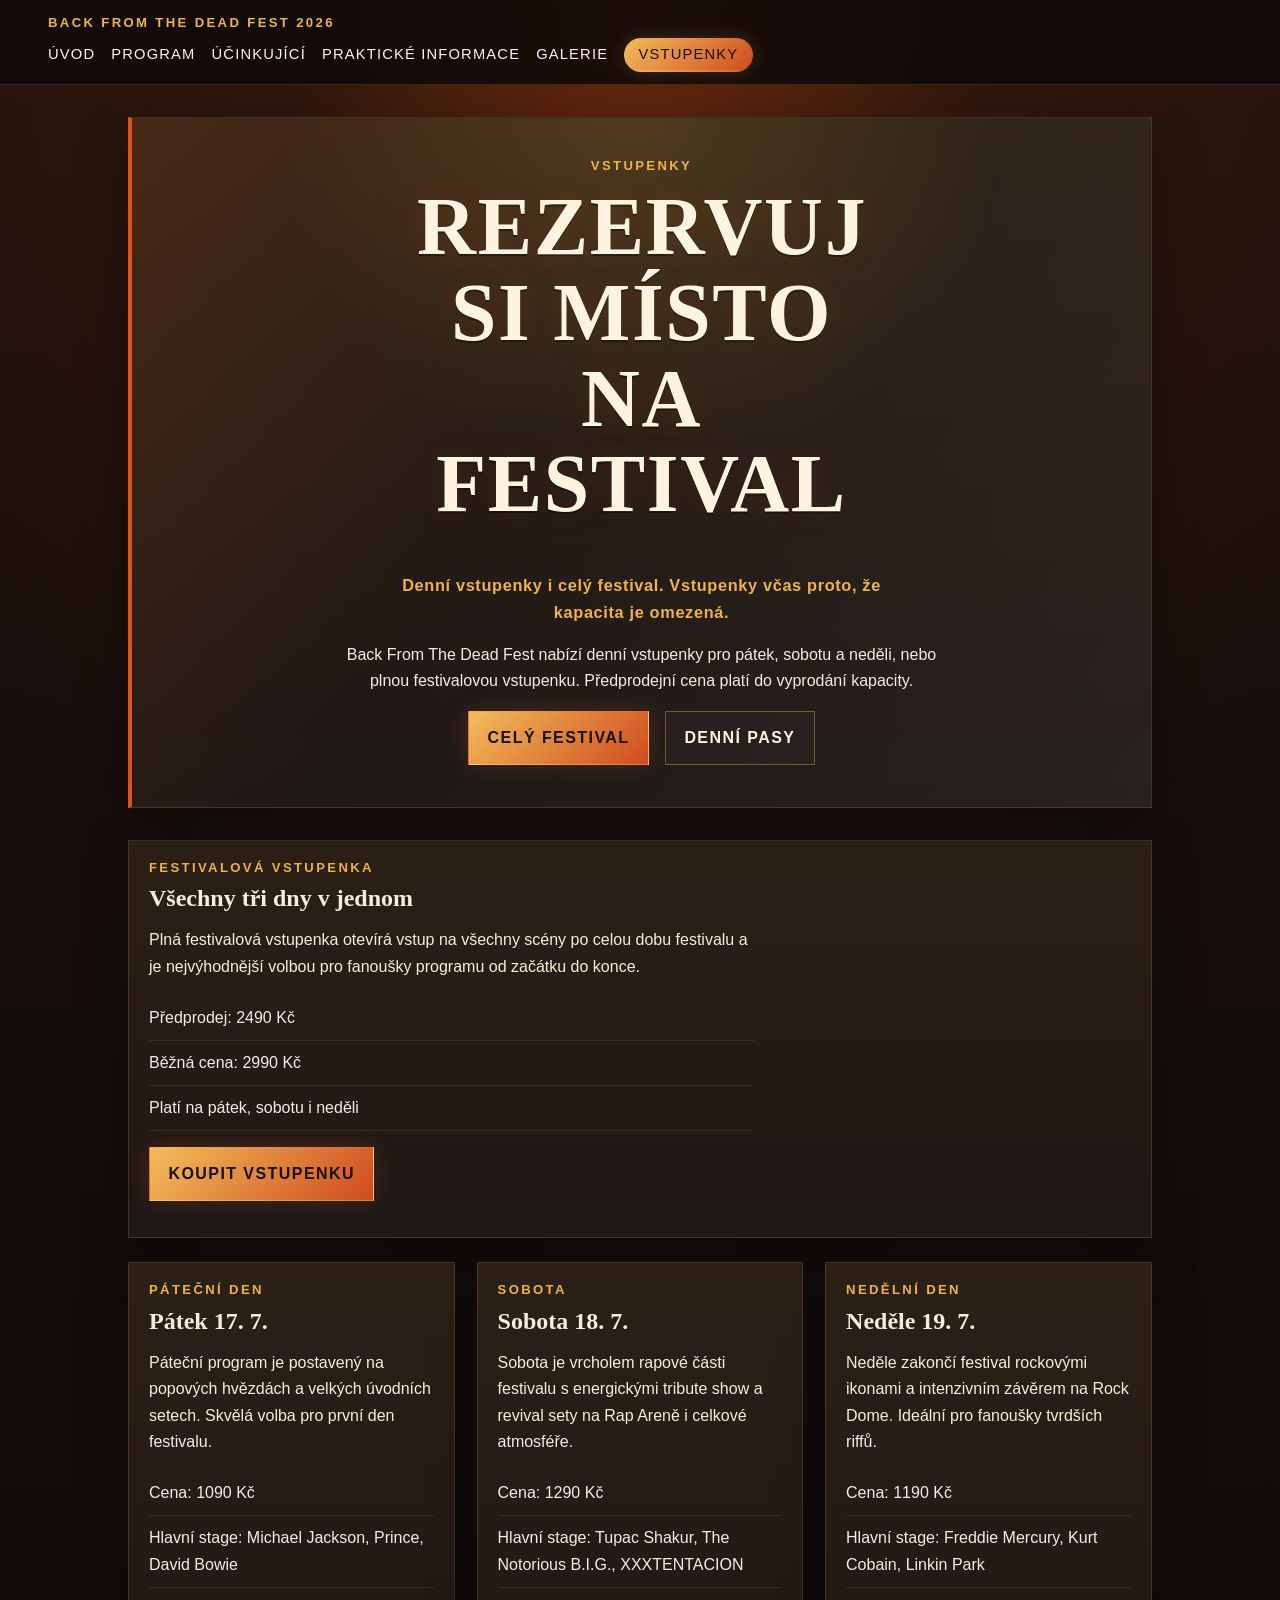
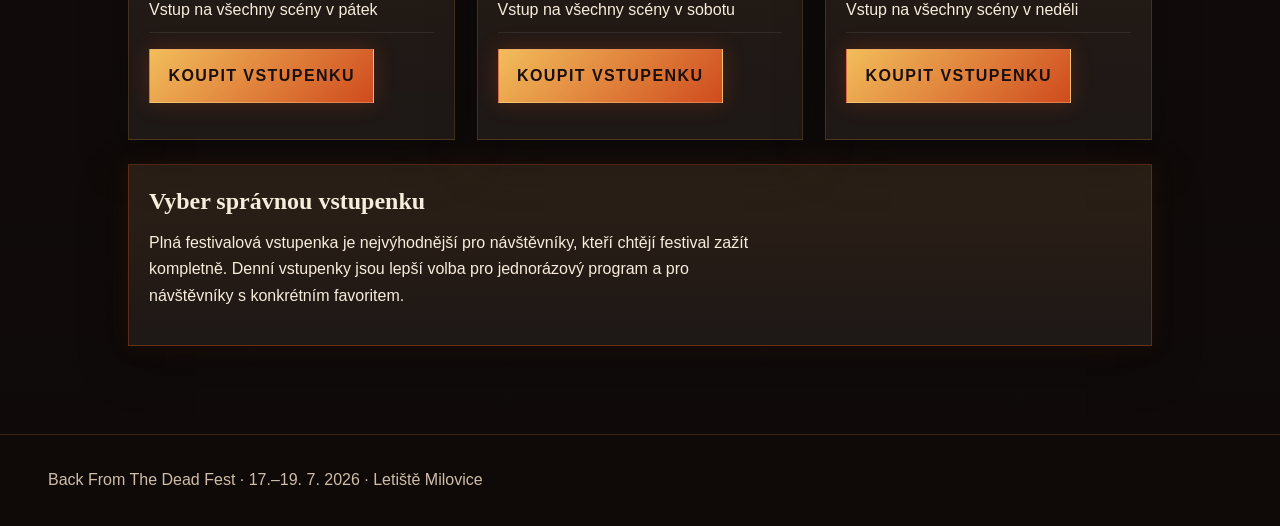
<file: web/tickets.html>
<!doctype html>
<html lang="cs">
<head>
  <meta charset="utf-8">
  <meta name="viewport" content="width=device-width, initial-scale=1">
  <title>Back From The Dead Fest | Vstupenky</title>
  <meta name="description" content="Vstupenky na Back From The Dead Fest: denní pasy na pátek, sobotu a neděli nebo celý festival v předprodeji.">
  <meta property="og:title" content="Back From The Dead Fest | Vstupenky">
  <meta property="og:description" content="Vstupenky na Back From The Dead Fest: denní pasy na pátek, sobotu a neděli nebo celý festival v předprodeji.">
  <meta property="og:image" content="https://picsum.photos/1200/630?random=45">
  <link rel="stylesheet" href="style.css">
</head>
<body>
  <header class="site-header">
    <p class="eyebrow">Back From The Dead Fest 2026</p>
    <nav class="site-nav" aria-label="Hlavní navigace">
      <ul>
        <li><a href="index.html">Úvod</a></li>
        <li><a href="program.html">Program</a></li>
        <li><a href="performers.html">Účinkující</a></li>
        <li><a href="practical.html">Praktické informace</a></li>
        <li><a href="gallery.html">Galerie</a></li>
        <li><a href="tickets.html" aria-current="page">Vstupenky</a></li>
      </ul>
    </nav>
  </header>

  <main>
    <section class="hero">
      <p class="eyebrow">Vstupenky</p>
      <h1>Rezervuj si místo na festival</h1>
      <p class="hero-tagline">Denní vstupenky i celý festival. Vstupenky včas proto, že kapacita je omezená.</p>
      <p>Back From The Dead Fest nabízí denní vstupenky pro pátek, sobotu a neděli, nebo plnou festivalovou vstupenku. Předprodejní cena platí do vyprodání kapacity.</p>
      <div class="cta-row">
        <a class="button" href="#festival-pass">Celý festival</a>
        <a class="button-secondary" href="#daily-passes">Denní pasy</a>
      </div>
    </section>

    <section class="card" id="festival-pass">
      <p class="eyebrow">Festivalová vstupenka</p>
      <h2>Všechny tři dny v jednom</h2>
      <p>Plná festivalová vstupenka otevírá vstup na všechny scény po celou dobu festivalu a je nejvýhodnější volbou pro fanoušky programu od začátku do konce.</p>
      <ul class="stat-list">
        <li>Předprodej: 2490 Kč</li>
        <li>Běžná cena: 2990 Kč</li>
        <li>Platí na pátek, sobotu i neděli</li>
      </ul>
      <p><a class="button">Koupit vstupenku</a></p>
    </section>

    <div class="grid" id="daily-passes">
      <article class="card">
        <p class="eyebrow">Páteční den</p>
        <h2>Pátek 17. 7.</h2>
        <p>Páteční program je postavený na popových hvězdách a velkých úvodních setech. Skvělá volba pro první den festivalu.</p>
        <ul class="stat-list">
          <li>Cena: 1090 Kč</li>
          <li>Hlavní stage: Michael Jackson, Prince, David Bowie</li>
          <li>Vstup na všechny scény v pátek</li>
        </ul>
        <p><a class="button">Koupit vstupenku</a></p>
      </article>
      <article class="card">
        <p class="eyebrow">Sobota</p>
        <h2>Sobota 18. 7.</h2>
        <p>Sobota je vrcholem rapové části festivalu s energickými tribute show a revival sety na Rap Areně i celkové atmosféře.</p>
        <ul class="stat-list">
          <li>Cena: 1290 Kč</li>
          <li>Hlavní stage: Tupac Shakur, The Notorious B.I.G., XXXTENTACION</li>
          <li>Vstup na všechny scény v sobotu</li>
        </ul>
        <p><a class="button">Koupit vstupenku</a></p>
      </article>
      <article class="card">
        <p class="eyebrow">Nedělní den</p>
        <h2>Neděle 19. 7.</h2>
        <p>Neděle zakončí festival rockovými ikonami a intenzivním závěrem na Rock Dome. Ideální pro fanoušky tvrdších riffů.</p>
        <ul class="stat-list">
          <li>Cena: 1190 Kč</li>
          <li>Hlavní stage: Freddie Mercury, Kurt Cobain, Linkin Park</li>
          <li>Vstup na všechny scény v neděli</li>
        </ul>
        <p><a class="button">Koupit vstupenku</a></p>
      </article>
    </div>

    <aside class="ticket-card">
      <h2>Vyber správnou vstupenku</h2>
      <p>Plná festivalová vstupenka je nejvýhodnější pro návštěvníky, kteří chtějí festival zažít kompletně. Denní vstupenky jsou lepší volba pro jednorázový program a pro návštěvníky s konkrétním favoritem.</p>
    </aside>
  </main>

  <footer class="site-footer">
    <p>Back From The Dead Fest · 17.–19. 7. 2026 · Letiště Milovice</p>
  </footer>
</body>
</html>
</file>
<file: web/style.css>
:root{
  --bg:#120d0b;--bg2:#1e1410;--panel:#1a1311;--panel2:#251915;--text:#f7eddc;--muted:#cfbea7;--line:#5d3825;--ember:#d95520;--gold:#efb34a;--cream:#fff4df;--shadow:0 18px 44px rgba(0,0,0,.34)
}
*{box-sizing:border-box}
html{scroll-behavior:smooth}
body{margin:0;font:16px/1.65 Arial,Helvetica,sans-serif;color:var(--text);background:radial-gradient(circle at top,#6d2a0d 0,rgba(109,42,13,.18) 16%,transparent 42%),linear-gradient(180deg,#22120d 0,#120d0b 56%,#0e0a09 100%)}
a{color:var(--gold);text-underline-offset:.18em;text-decoration-thickness:2px}
img{display:block;max-width:100%}
h1,h2,h3{margin:.15em 0 .55em;line-height:1.05;font-family:Georgia,"Times New Roman",serif}
.site-header,.site-footer{padding:1rem min(5vw,3rem);background:rgba(15,10,9,.88);border-bottom:1px solid rgba(239,179,74,.18)}
.site-footer{border-top:1px solid rgba(239,179,74,.18);border-bottom:0;color:var(--muted)}
.site-nav ul,.inline-list,.stat-list{list-style:none;margin:0;padding:0}
.site-nav ul,.inline-list,.cta-row{display:flex;flex-wrap:wrap;gap:1rem}
.site-nav a{color:var(--cream);text-decoration:none;padding:.2rem 0;border-bottom:2px solid transparent;text-transform:uppercase;letter-spacing:.08em;font-size:.92rem}
.site-nav a:hover,.site-nav a:focus{color:var(--gold);border-color:var(--ember)}
.site-nav a[aria-current="page"]{background:linear-gradient(135deg,#f2bd5b,#cf4b1e);color:#1a0f0b;border-radius:999px;padding:.5rem .9rem;border-color:transparent;box-shadow:0 0 18px rgba(239,179,74,.18)}
main{max-width:1120px;margin:0 auto;padding:2rem min(5vw,3rem) 4rem}
.hero,.card,aside{background:linear-gradient(180deg,rgba(255,184,78,.08),rgba(255,255,255,.02)),var(--panel);border:1px solid rgba(239,179,74,.16);box-shadow:var(--shadow)}
.hero{position:relative;padding:2.6rem;margin-bottom:2rem;border-left:4px solid var(--ember);overflow:hidden;text-align:center}
.hero::before{content:"";position:absolute;inset:0;background:radial-gradient(circle at 50% 0,rgba(239,179,74,.18),transparent 42%),linear-gradient(120deg,rgba(217,85,32,.16),transparent 40%,rgba(255,255,255,.04) 100%);pointer-events:none}
.hero>*{position:relative}
.hero h1{max-width:11ch;margin-inline:auto;font-size:clamp(2.7rem,7vw,5.1rem);text-transform:uppercase;letter-spacing:.02em;color:var(--cream);text-shadow:0 2px 0 rgba(0,0,0,.35),0 0 26px rgba(217,85,32,.16)}
.hero-logo{width:min(350px,78vw);margin:0 auto 1rem;filter:drop-shadow(0 12px 24px rgba(0,0,0,.45))}
.hero-tagline{max-width:32rem;margin:.15rem auto 1rem;color:var(--gold);font-weight:700;font-size:1.02rem;letter-spacing:.04em}
.hero p{margin-inline:auto}
.hero-compact{text-align:left;padding:1.8rem 2rem}
.hero-compact h1{max-width:9ch;margin-inline:0;font-size:clamp(2.3rem,5vw,3.9rem)}
.hero-compact p{max-width:46rem;margin-inline:0}
.hero-facts{display:flex;flex-wrap:wrap;justify-content:center;gap:.75rem;list-style:none;padding:0;margin:1rem 0 1.1rem}
.hero-facts li{padding:.35rem .65rem;border:1px solid rgba(239,179,74,.24);background:rgba(255,255,255,.03);text-transform:uppercase;letter-spacing:.08em;font-size:.78rem}
.eyebrow{margin:0 0 .75rem;color:var(--gold);font:700 .82rem/1 Arial,Helvetica,sans-serif;letter-spacing:.18em;text-transform:uppercase}
.grid{display:grid;grid-template-columns:repeat(auto-fit,minmax(240px,1fr));gap:1.35rem}
.card,aside{padding:1.25rem;margin-bottom:1.5rem}
.card-lead{grid-column:span 2}
.card:hover,aside:hover{background:var(--panel2);border-color:rgba(239,179,74,.28);transform:translateY(-2px)}
.ticket-card{border-color:rgba(217,85,32,.32);box-shadow:0 0 24px rgba(217,85,32,.1),var(--shadow)}
.ticket-card a{font-weight:700}
.button,.button-secondary{display:inline-block;padding:.82rem 1.15rem;text-decoration:none;text-transform:uppercase;letter-spacing:.09em;font-weight:700}
.cta-row{justify-content:center}
.button{background:linear-gradient(135deg,#f2bd5b,#cf4b1e);color:#1a0f0b;border:1px solid rgba(255,255,255,.15);box-shadow:0 0 22px rgba(217,85,32,.24)}
.button-secondary{background:rgba(255,255,255,.02);color:var(--cream);border:1px solid rgba(239,179,74,.38)}
.button:hover,.button-secondary:hover{color:#fff8ec;border-color:var(--gold);box-shadow:0 0 18px rgba(239,179,74,.18)}
.schedule-list{list-style:none;padding:0;margin:0}
.schedule-list li{margin-bottom:.9rem}
.schedule-item{display:grid;grid-template-columns:5.2rem 1fr;gap:1rem;align-items:start}
.schedule-time{margin:0;font:700 1.3rem/1 Arial,Helvetica,sans-serif;color:var(--cream)}
.schedule-item h3{margin-bottom:.35rem}
.stat-list li{padding:.55rem 0;border-bottom:1px solid rgba(255,255,255,.08)}
section{margin-bottom:2rem}
address{font-style:normal;color:var(--muted)}
p,li{max-width:68ch}
.gallery-grid{display:grid;grid-template-columns:repeat(3,1fr);gap:1.25rem;margin-bottom:2rem}
.gallery-grid img{width:100%;aspect-ratio:1/1;border-radius:4px;border:1px solid rgba(239,179,74,.16);box-shadow:var(--shadow);transition:transform .2s ease, filter .2s ease;object-fit:cover}
.gallery-grid img:hover{transform:scale(1.03);filter:brightness(1.02)}
@media (max-width:900px){
  .gallery-grid{grid-template-columns:repeat(2,1fr)}
}
@media (max-width:700px){
  .site-nav ul,.inline-list,.cta-row{flex-direction:column;gap:.7rem}
  main{padding-top:1.4rem}
  .hero{padding:1.5rem}
   .hero-compact{padding:1.4rem}
   .schedule-item{grid-template-columns:1fr;gap:.5rem}
}
</file>
